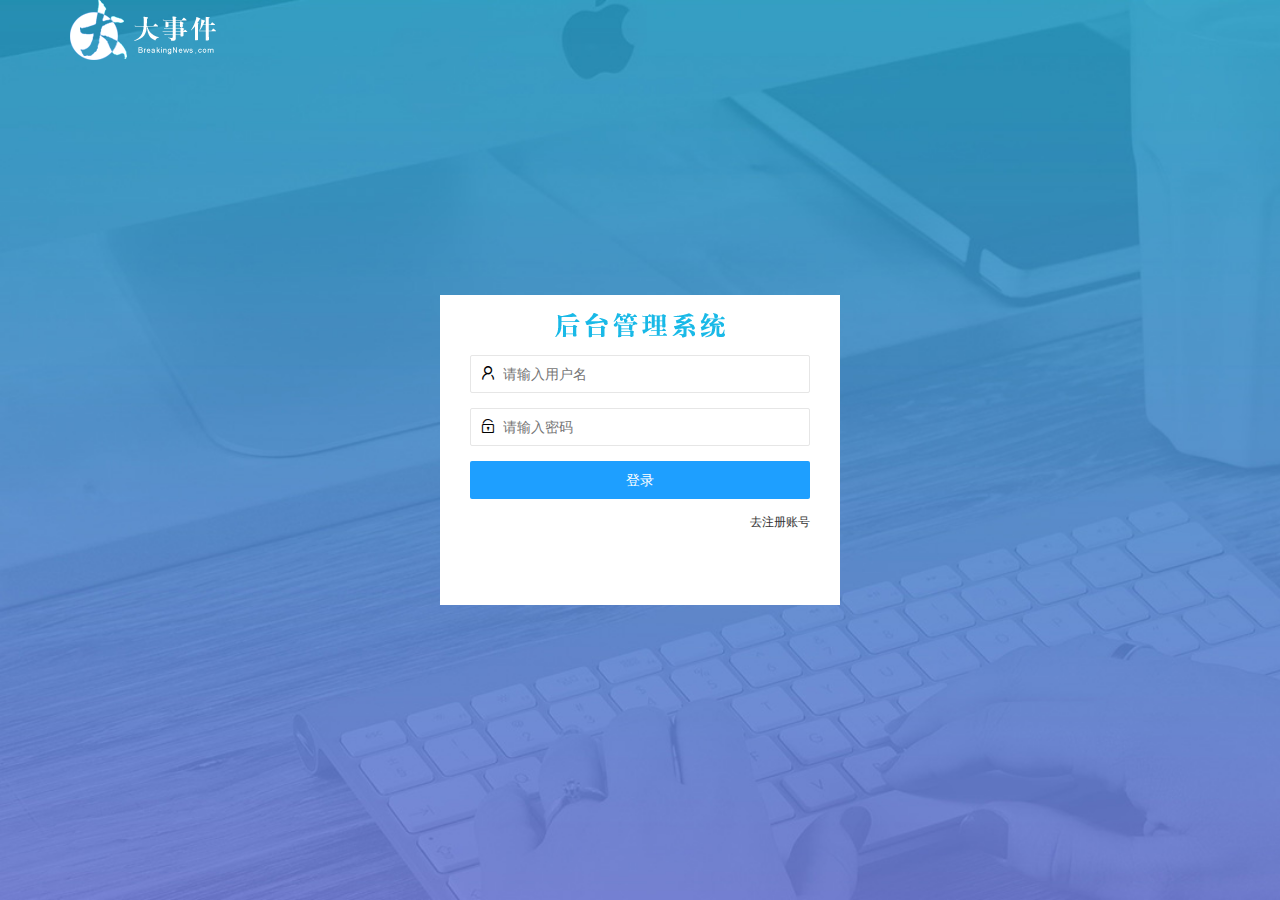
<file: login.html>
<!DOCTYPE html>
<html lang="en">

<head>
    <meta charset="UTF-8">
    <meta http-equiv="X-UA-Compatible" content="IE=edge">
    <meta name="viewport" content="width=device-width, initial-scale=1.0">
    <title>大事件登录/注册</title>
    <!-- 导入layui样式 -->
    <link rel="stylesheet" href="./assets/lib/layui/css/layui.css">
    <!-- 导入自己的样式 -->
    <link rel="stylesheet" href="./assets/css/login.css">
</head>

<body>
    <!-- 头部logo区域 -->
    <div class="layui-main">
        <img src="./assets/images/logo.png" alt="">
    </div>
    <!-- 登录注册区域 -->
    <div class="lAr">
        <div class="lArimg"></div>
        <!-- 登录 -->
        <div class="loginbox" >
            <form class="layui-form" id="logform">
                <!-- 用户名 -->
                <div class="layui-form-item">
                    <i class="layui-icon layui-icon-username"></i>
                    <input type="text" name="username" required lay-verify="required" placeholder="请输入用户名"
                        autocomplete="off" class="layui-input">
                </div>
                <!-- 密码 -->
                <div class="layui-form-item">
                    <i class="layui-icon layui-icon-password"></i>
                    <input type="password" name="password" required lay-verify="required|pwd" placeholder="请输入密码"
                        autocomplete="off" class="layui-input">
                </div>
                <div class="layui-form-item">
                    <button class="layui-btn layui-btn-fluid layui-btn-normal" lay-submit
                        lay-filter="formDemo">登录</button>
                </div>
                <div class="layui-form-item links linkreg">
                    <a href="javascript:;" id="reg">去注册账号</a>
                </div>
            </form>
        </div>
        <!-- 注册 -->
        <div class="regbox">
            <form class="layui-form" id="regform">
                <!-- 用户名 -->
                <div class="layui-form-item">
                    <i class="layui-icon layui-icon-username"></i>
                    <input type="text" name="username" required lay-verify="required" placeholder="请输入用户名"
                        autocomplete="off" class="layui-input">
                </div>
                <!-- 密码 -->
                <div class="layui-form-item">
                    <i class="layui-icon layui-icon-password"></i>
                    <input type="password" name="password" required lay-verify="required|pwd" placeholder="请输入密码"
                        autocomplete="off" class="layui-input">
                </div> 
                <!-- 再次确认密码 -->
                <div class="layui-form-item">
                    <i class="layui-icon layui-icon-password"></i>
                    <input type="password" name="repassword" required lay-verify="required|pwd|repwd" placeholder="再次确认密码"
                        autocomplete="off" class="layui-input">
                </div>
                <div class="layui-form-item">
                    <button class="layui-btn layui-btn-fluid layui-btn-normal" lay-submit
                        lay-filter="formDemo">注册</button>
                </div>
                <div class="layui-form-item links linklog">
                    <a href="javascript:;" id="log">去登录</a>
                </div>
            </form>
        </div>
    </div>
    <!-- 导入layui的js文件 -->
    <script src="./assets/lib/layui/layui.all.js"></script>
    <script src="./assets/lib/jquery.js"></script>
    <script src="./assets/js/baseAPI.js"></script>
    <script src="./assets/js/login.js"></script>
</body>

</html>
</file>
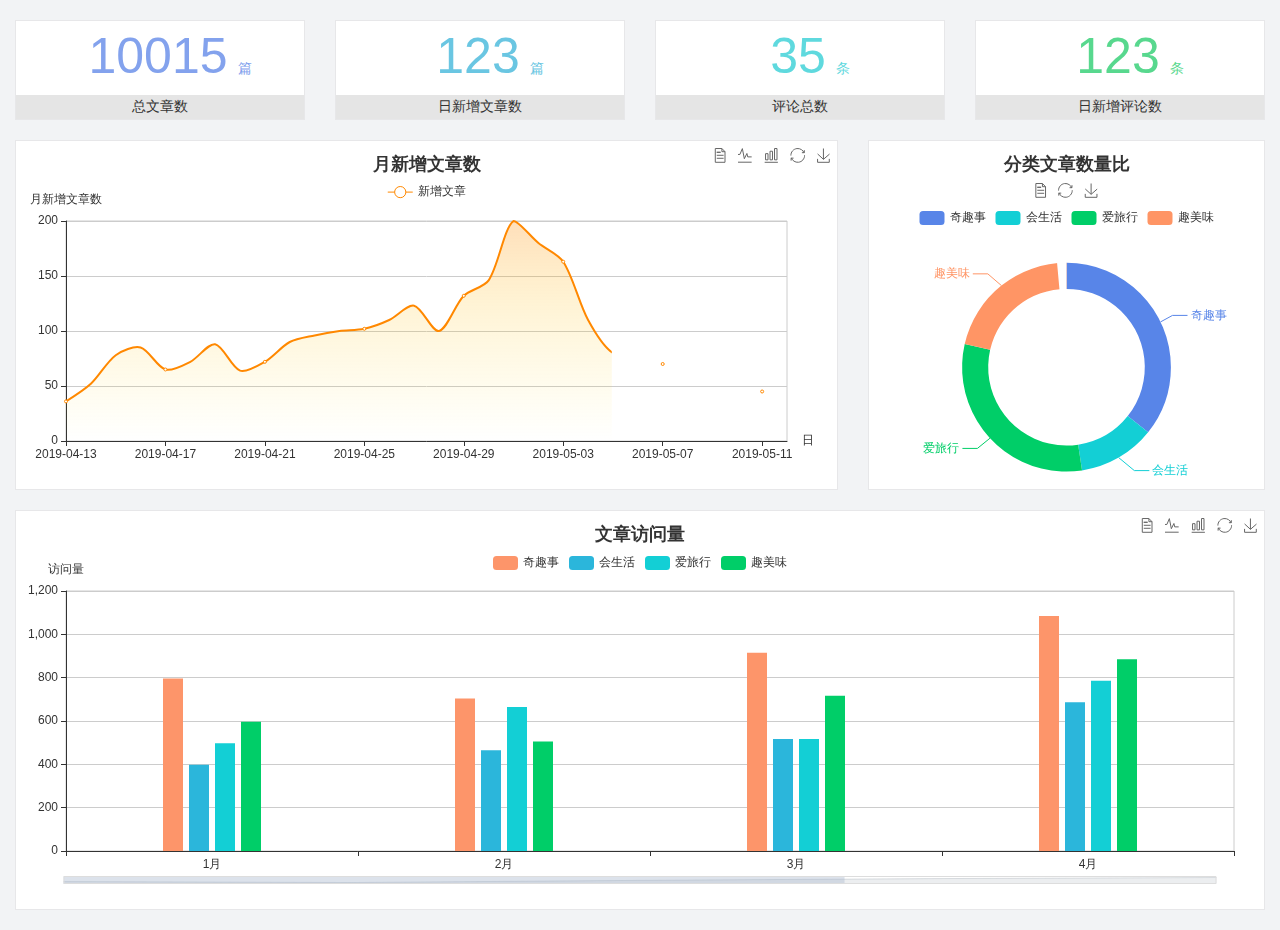
<file: home/dashboard.html>
<!DOCTYPE html>
<html lang="en">

<head>
  <meta charset="UTF-8">
  <meta name="viewport" content="width=device-width, initial-scale=1.0">
  <meta http-equiv="X-UA-Compatible" content="ie=edge">
  <title>图表统计</title>
  <link rel="stylesheet" href="../../assets/lib/bootstrap.css" />
  <link rel="stylesheet" href="../../assets/lib/main.css" />
  <script src="../../assets/lib/jquery.js"></script>
  <script type="text/javascript" src="../../assets/lib/echarts.min.js"></script>
</head>

<body>
  <div class="container-fluid">
    <div class="row spannel_list">
      <div class="col-sm-3 col-xs-6">
        <div class="spannel">
          <em>10015</em><span>篇</span>
          <b>总文章数</b>
        </div>
      </div>
      <div class="col-sm-3 col-xs-6">
        <div class="spannel scolor01">
          <em>123</em><span>篇</span>
          <b>日新增文章数</b>
        </div>
      </div>
      <div class="col-sm-3 col-xs-6">
        <div class="spannel scolor02">
          <em>35</em><span>条</span>
          <b>评论总数</b>
        </div>
      </div>
      <div class="col-sm-3 col-xs-6">
        <div class="spannel scolor03">
          <em>123</em><span>条</span>
          <b>日新增评论数</b>
        </div>
      </div>
    </div>
  </div>

  <div class="container-fluid">
    <div class="row curve-pie">
      <div class="col-lg-8 col-md-8">
        <div class="gragh_pannel" id="curve_show"></div>
      </div>
      <div class="col-lg-4 col-md-4">
        <div class="gragh_pannel" id="pie_show"></div>
      </div>
    </div>
  </div>

  <div class="container-fluid">
    <div class="column_pannel" id="column_show"></div>
  </div>

  <script>
    var oChart = echarts.init(document.getElementById('curve_show'));
    var aList_all = [
      { 'count': 36, 'date': '2019-04-13' },
      { 'count': 52, 'date': '2019-04-14' },
      { 'count': 78, 'date': '2019-04-15' },
      { 'count': 85, 'date': '2019-04-16' },
      { 'count': 65, 'date': '2019-04-17' },
      { 'count': 72, 'date': '2019-04-18' },
      { 'count': 88, 'date': '2019-04-19' },
      { 'count': 64, 'date': '2019-04-20' },
      { 'count': 72, 'date': '2019-04-21' },
      { 'count': 90, 'date': '2019-04-22' },
      { 'count': 96, 'date': '2019-04-23' },
      { 'count': 100, 'date': '2019-04-24' },
      { 'count': 102, 'date': '2019-04-25' },
      { 'count': 110, 'date': '2019-04-26' },
      { 'count': 123, 'date': '2019-04-27' },
      { 'count': 100, 'date': '2019-04-28' },
      { 'count': 132, 'date': '2019-04-29' },
      { 'count': 146, 'date': '2019-04-30' },
      { 'count': 200, 'date': '2019-05-01' },
      { 'count': 180, 'date': '2019-05-02' },
      { 'count': 163, 'date': '2019-05-03' },
      { 'count': 110, 'date': '2019-05-04' },
      { 'count': 80, 'date': '2019-05-05' },
      { 'count': 82, 'date': '2019-05-06' },
      { 'count': 70, 'date': '2019-05-07' },
      { 'count': 65, 'date': '2019-05-08' },
      { 'count': 54, 'date': '2019-05-09' },
      { 'count': 40, 'date': '2019-05-10' },
      { 'count': 45, 'date': '2019-05-11' },
      { 'count': 38, 'date': '2019-05-12' },
    ];

    let aCount = [];
    let aDate = [];

    for (var i = 0; i < aList_all.length; i++) {
      aCount.push(aList_all[i].count);
      aDate.push(aList_all[i].date);
    }

    var chartopt = {
      title: {
        text: '月新增文章数',
        left: 'center',
        top: '10'
      },
      tooltip: {
        trigger: 'axis'
      },
      legend: {
        data: ['新增文章'],
        top: '40'
      },
      toolbox: {
        show: true,
        feature: {
          mark: { show: true },
          dataView: { show: true, readOnly: false },
          magicType: { show: true, type: ['line', 'bar'] },
          restore: { show: true },
          saveAsImage: { show: true }
        }
      },
      calculable: true,
      xAxis: [
        {
          name: '日',
          type: 'category',
          boundaryGap: false,
          data: aDate
        }
      ],
      yAxis: [
        {
          name: '月新增文章数',
          type: 'value'
        }
      ],
      series: [
        {
          name: '新增文章',
          type: 'line',
          smooth: true,
          itemStyle: { normal: { areaStyle: { type: 'default' }, color: '#f80' }, lineStyle: { color: '#f80' } },
          data: aCount
        }],
      areaStyle: {
        normal: {
          color: new echarts.graphic.LinearGradient(0, 0, 0, 1, [{
            offset: 0,
            color: 'rgba(255,136,0,0.39)'
          }, {
            offset: .34,
            color: 'rgba(255,180,0,0.25)'
          }, {
            offset: 1,
            color: 'rgba(255,222,0,0.00)'
          }])

        }
      },
      grid: {
        show: true,
        x: 50,
        x2: 50,
        y: 80,
        height: 220
      }
    };

    oChart.setOption(chartopt);


    var oPie = echarts.init(document.getElementById('pie_show'));
    var oPieopt =
    {
      title: {
        top: 10,
        text: '分类文章数量比',
        x: 'center'
      },
      tooltip: {
        trigger: 'item',
        formatter: "{a} <br/>{b} : {c} ({d}%)"
      },
      color: ['#5885e8', '#13cfd5', '#00ce68', '#ff9565'],
      legend: {
        x: 'center',
        top: 65,
        data: ['奇趣事', '会生活', '爱旅行', '趣美味']
      },
      toolbox: {
        show: true,
        x: 'center',
        top: 35,
        feature: {
          mark: { show: true },
          dataView: { show: true, readOnly: false },
          magicType: {
            show: true,
            type: ['pie', 'funnel'],
            option: {
              funnel: {
                x: '25%',
                width: '50%',
                funnelAlign: 'left',
                max: 1548
              }
            }
          },
          restore: { show: true },
          saveAsImage: { show: true }
        }
      },
      calculable: true,
      series: [
        {
          name: '访问来源',
          type: 'pie',
          radius: ['45%', '60%'],
          center: ['50%', '65%'],
          data: [
            { value: 300, name: '奇趣事' },
            { value: 100, name: '会生活' },
            { value: 260, name: '爱旅行' },
            { value: 180, name: '趣美味' }
          ]
        }
      ]
    };
    oPie.setOption(oPieopt);



    var oColumn = this.echarts.init(document.getElementById('column_show'));
    var oColumnopt =
    {
      title: {
        text: '文章访问量',
        left: 'center',
        top: '10'
      },
      tooltip: {
        trigger: 'axis'
      },
      legend: {
        data: ['奇趣事', '会生活', '爱旅行', '趣美味'],
        top: '40'
      },
      toolbox: {
        show: true,
        feature: {
          mark: { show: true },
          dataView: { show: true, readOnly: false },
          magicType: { show: true, type: ['line', 'bar'] },
          restore: { show: true },
          saveAsImage: { show: true }
        }
      },
      calculable: true,
      xAxis: [
        {
          type: 'category',
          data: ['1月', '2月', '3月', '4月', '5月']
        }
      ],
      yAxis: [
        {
          name: '访问量',
          type: 'value'
        }
      ],
      series: [
        {
          name: '奇趣事',
          type: 'bar',
          barWidth: 20,
          itemStyle: {
            normal: { areaStyle: { type: 'default' }, color: '#fd956a' }
          },
          data: [800, 708, 920, 1090, 1200]
        },
        {
          name: '会生活',
          type: 'bar',
          barWidth: 20,
          itemStyle: {
            normal: { areaStyle: { type: 'default' }, color: '#2bb6db' }
          },
          data: [400, 468, 520, 690, 800]
        },
        {
          name: '爱旅行',
          type: 'bar',
          barWidth: 20,
          itemStyle: {
            normal: { areaStyle: { type: 'default' }, color: '#13cfd5' }
          },
          data: [500, 668, 520, 790, 900]
        },
        {
          name: '趣美味',
          type: 'bar',
          barWidth: 20,
          itemStyle: {
            normal: { areaStyle: { type: 'default' }, color: '#00ce68' }
          },
          data: [600, 508, 720, 890, 1000]
        }
      ],
      grid: {
        show: true,
        x: 50,
        x2: 30,
        y: 80,
        height: 260
      },
      dataZoom: [//给x轴设置滚动条
        {
          start: 0,//默认为0
          end: 100 - 1000 / 31,//默认为100
          type: 'slider',
          show: true,
          xAxisIndex: [0],
          handleSize: 0,//滑动条的 左右2个滑动条的大小
          height: 8,//组件高度
          left: 45, //左边的距离
          right: 50,//右边的距离
          bottom: 26,//右边的距离
          handleColor: '#ddd',//h滑动图标的颜色
          handleStyle: {
            borderColor: "#cacaca",
            borderWidth: "1",
            shadowBlur: 2,
            background: "#ddd",
            shadowColor: "#ddd",
          }
        }]
    };
    oColumn.setOption(oColumnopt);
  </script>
</body>

</html>
</file>
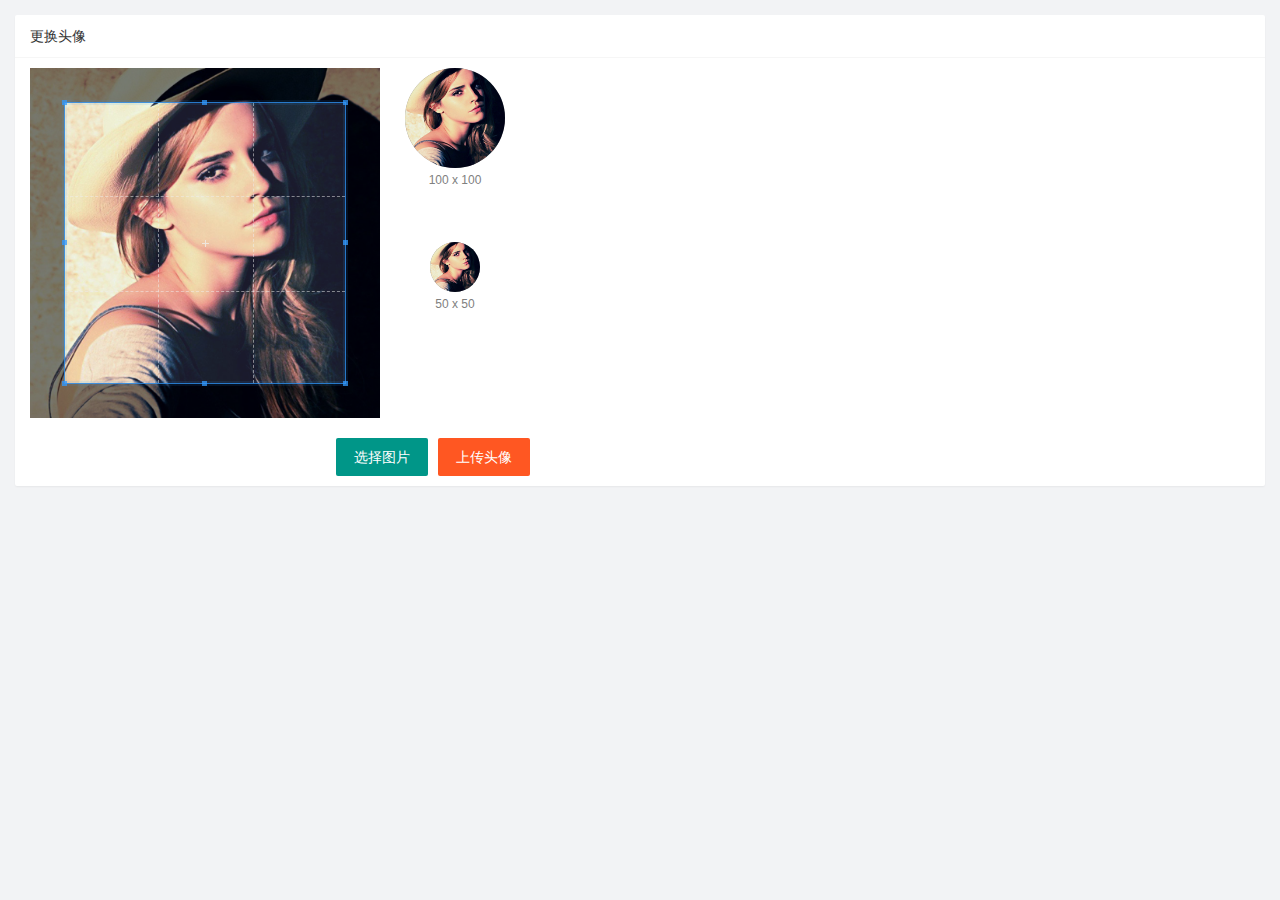
<file: user/user_img.html>
<!DOCTYPE html>
<html lang="en">

<head>
    <meta charset="UTF-8">
    <meta http-equiv="X-UA-Compatible" content="IE=edge">
    <meta name="viewport" content="width=device-width, initial-scale=1.0">
    <title>Document</title>
    <link rel="stylesheet" href="/assets/lib/layui/css/layui.css" />
    <link rel="stylesheet" href="/assets/lib/cropper/cropper.css" />
    <link rel="stylesheet" href="/assets/css/user/user_img.css" />

</head>

<body>
    <div class="layui-card">
        <div class="layui-card-header">更换头像</div>
        <div class="layui-card-body">
            <!-- 第一行的图片裁剪和预览区域 -->
            <div class="row1">
                <!-- 图片裁剪区域 -->
                <div class="cropper-box">
                    <!-- 这个 img 标签很重要，将来会把它初始化为裁剪区域 -->
                    <img id="image" src="/assets/images/sample.jpg" />
                </div>
                <!-- 图片的预览区域 -->
                <div class="preview-box">
                    <div>
                        <!-- 宽高为 100px 的预览区域 -->
                        <div class="img-preview w100"></div>
                        <p class="size">100 x 100</p>
                    </div>
                    <div>
                        <!-- 宽高为 50px 的预览区域 -->
                        <div class="img-preview w50"></div>
                        <p class="size">50 x 50</p>
                    </div>
                </div>
            </div>

            <!-- 第二行的按钮区域 -->
            <div class="row2">
                <input type="file" id='file' accept="image/png,image/jpeg">
                <button type="button" class="layui-btn" id="btnimg">选择图片</button>
                <button type="button" class="layui-btn layui-btn-danger" id='upload'>上传头像</button>
            </div> 
        </div>
    </div>

    <script src="/assets/lib/layui/layui.all.js"></script>
    <script src="/assets/lib/jquery.js"></script>
    <script src="/assets/lib/cropper/Cropper.js"></script>
    <script src="/assets/lib/cropper/jquery-cropper.js"></script>
    <script src="/assets/js/baseAPI.js"></script>
    <script src="/assets/js/user/user_img.js"></script>
</body>

</html>
</file>
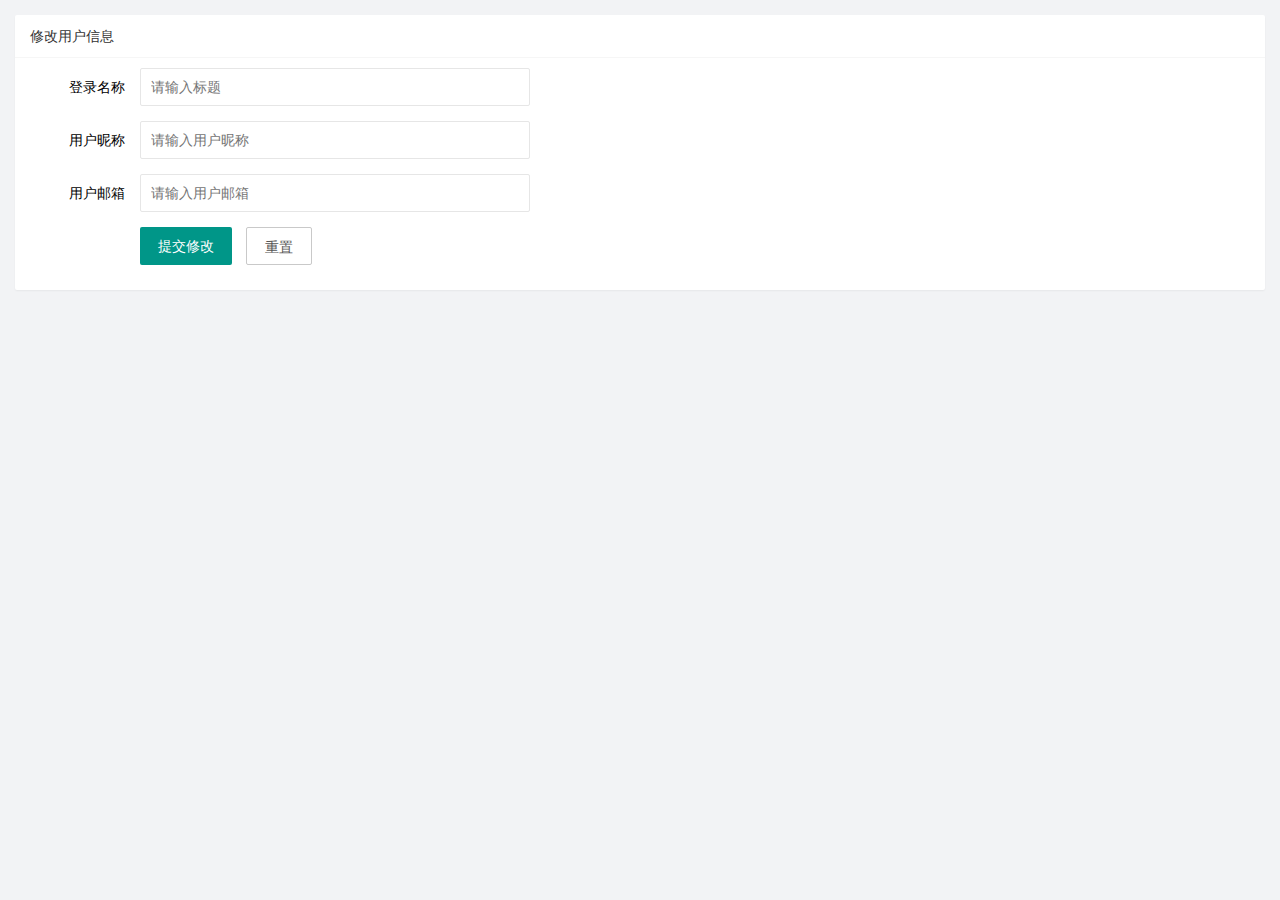
<file: user/user_info.html>
<!DOCTYPE html>
<html lang="en">
<head>
    <meta charset="UTF-8">
    <meta http-equiv="X-UA-Compatible" content="IE=edge">
    <meta name="viewport" content="width=device-width, initial-scale=1.0">
    <title>用户基本资料</title>
    <!-- 导入layui样式表 -->
    <!-- 先导入官方样式表，自己的样式表可能会覆盖官方样式表 -->
    <link rel="stylesheet" href="/assets/lib/layui/css/layui.css"/>
    <!-- 导入自己的样式表 -->
    <link rel="stylesheet" href="/assets/css/user/user_info.css"/>
</head>
<body>
    <!-- 卡片区域 -->
    <div class="layui-card">
        <div class="layui-card-header">修改用户信息</div>
        <div class="layui-card-body">
          <!-- form表单区域 -->
          <form class="layui-form" lay-filter="formUserInfo">
              <!-- 隐藏域 -->
              <input type="hidden" name="id"/>
            <div class="layui-form-item">
              <label class="layui-form-label">登录名称</label>
              <div class="layui-input-block">
                <input type="text" name="username" required  lay-verify="required" placeholder="请输入标题" autocomplete="off" class="layui-input" id='name' disabled>
              </div>
            </div>
            <div class="layui-form-item">
                <label class="layui-form-label">用户昵称</label>
                <div class="layui-input-block">
                  <input type="text" name="nickname" required  lay-verify="required | nickname" placeholder="请输入用户昵称" autocomplete="off" class="layui-input">
                </div>
              </div>
              <div class="layui-form-item">
                <label class="layui-form-label">用户邮箱</label>
                <div class="layui-input-block">
                  <input type="text" name="email" required  lay-verify="required | email" placeholder="请输入用户邮箱" autocomplete="off" class="layui-input">
                </div>
              </div>
              <div class="layui-form-item">
                <div class="layui-input-block">
                  <button class="layui-btn" lay-submit lay-filter="formDemo" id='sub'>提交修改</button>
                  <button type="reset" class="layui-btn layui-btn-primary" id='reset'>重置</button>
                </div>
              </div>
          </form>
        </div>
      </div>
      <script src="/assets/lib/layui/layui.all.js"></script>
      <script src="/assets/lib/jquery.js"></script>
      <script src="/assets/js/baseAPI.js"></script>
      <script src="/assets/js/user/user_info.js"></script>
</body>
</html>
</file>
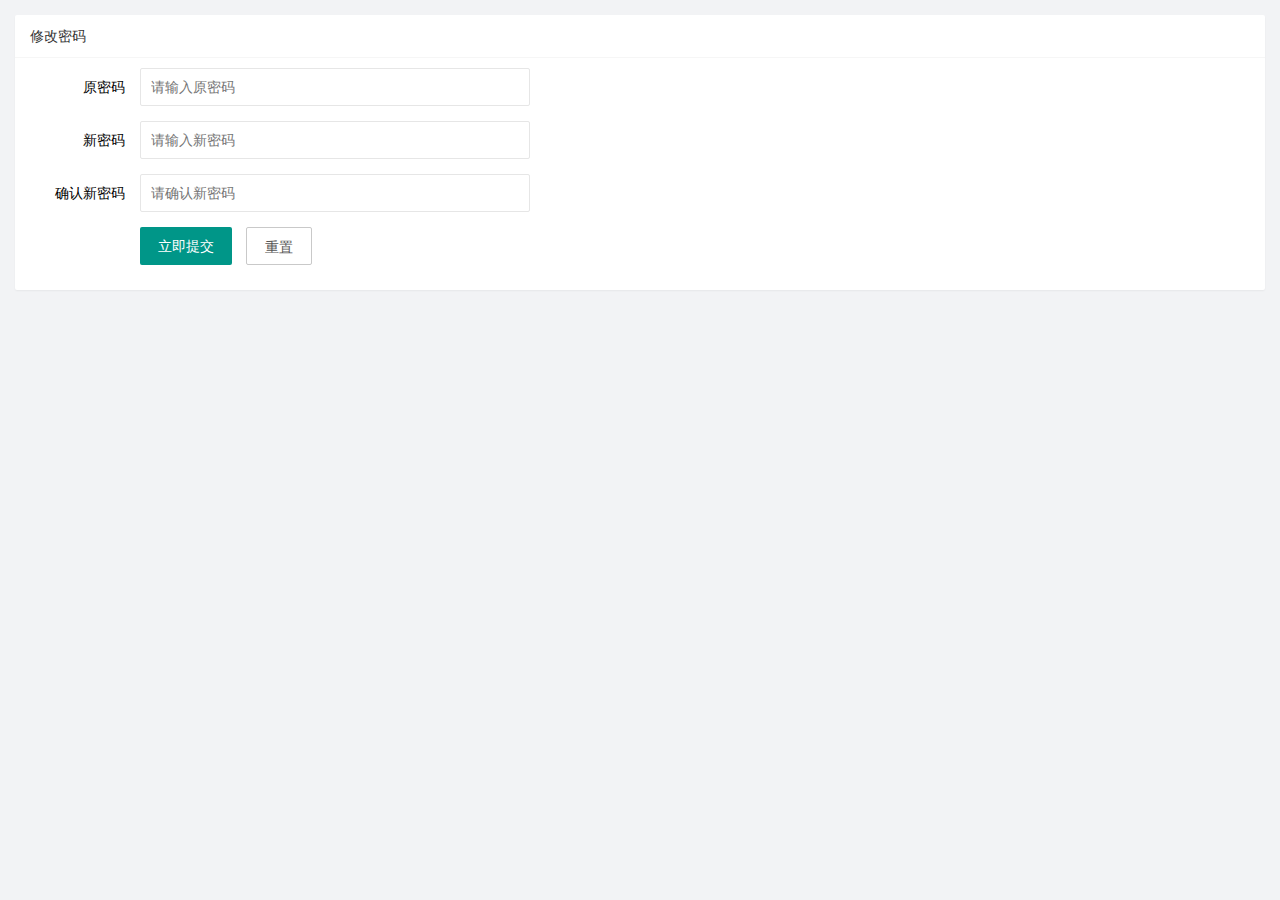
<file: user/user_resetpwd.html>
<!DOCTYPE html>
<html lang="en">

<head>
  <meta charset="UTF-8">
  <meta http-equiv="X-UA-Compatible" content="IE=edge">
  <meta name="viewport" content="width=device-width, initial-scale=1.0">
  <title>Document</title>
  <link rel="stylesheet" href="/assets/lib/layui/css/layui.css" />
  <link rel="stylesheet" href="/assets/css/user/user_resetpwd.css" />
</head>

<body>
  <div class="layui-card">
    <div class="layui-card-header">修改密码</div>
    <div class="layui-card-body">
      <form class="layui-form" action="">
        <div class="layui-form-item">
          <label class="layui-form-label">原密码</label>
          <div class="layui-input-block">
            <input type="password" name="oldpwd" required lay-verify="required|pwd" placeholder="请输入原密码" autocomplete="off"
              class="layui-input">
          </div>
        </div>
        <div class="layui-form-item">
          <label class="layui-form-label">新密码</label>
          <div class="layui-input-block">
            <input type="password" name="newpwd" required lay-verify="required|pwd|dif" placeholder="请输入新密码" autocomplete="off"
              class="layui-input">
          </div>
        </div>
        <div class="layui-form-item">
          <label class="layui-form-label">确认新密码</label>
          <div class="layui-input-block">
            <input type="password" name="verpwd" required lay-verify="required|repwd" placeholder="请确认新密码" autocomplete="off"
              class="layui-input">
          </div>
        </div>
        <div class="layui-form-item">
          <div class="layui-input-block">
            <button class="layui-btn" lay-submit lay-filter="formDemo">立即提交</button>
            <button type="reset" class="layui-btn layui-btn-primary">重置</button>
          </div>
        </div>
      </form>
    </div>
  </div>
  <script src="/assets/lib/layui/layui.all.js"></script>
  <script src="/assets/lib/jquery.js"></script>
  <script src="/assets/js/baseAPI.js"></script>
  <script src="/assets/js/user/user_resetpwd.js"></script>
</body>

</html>
</file>
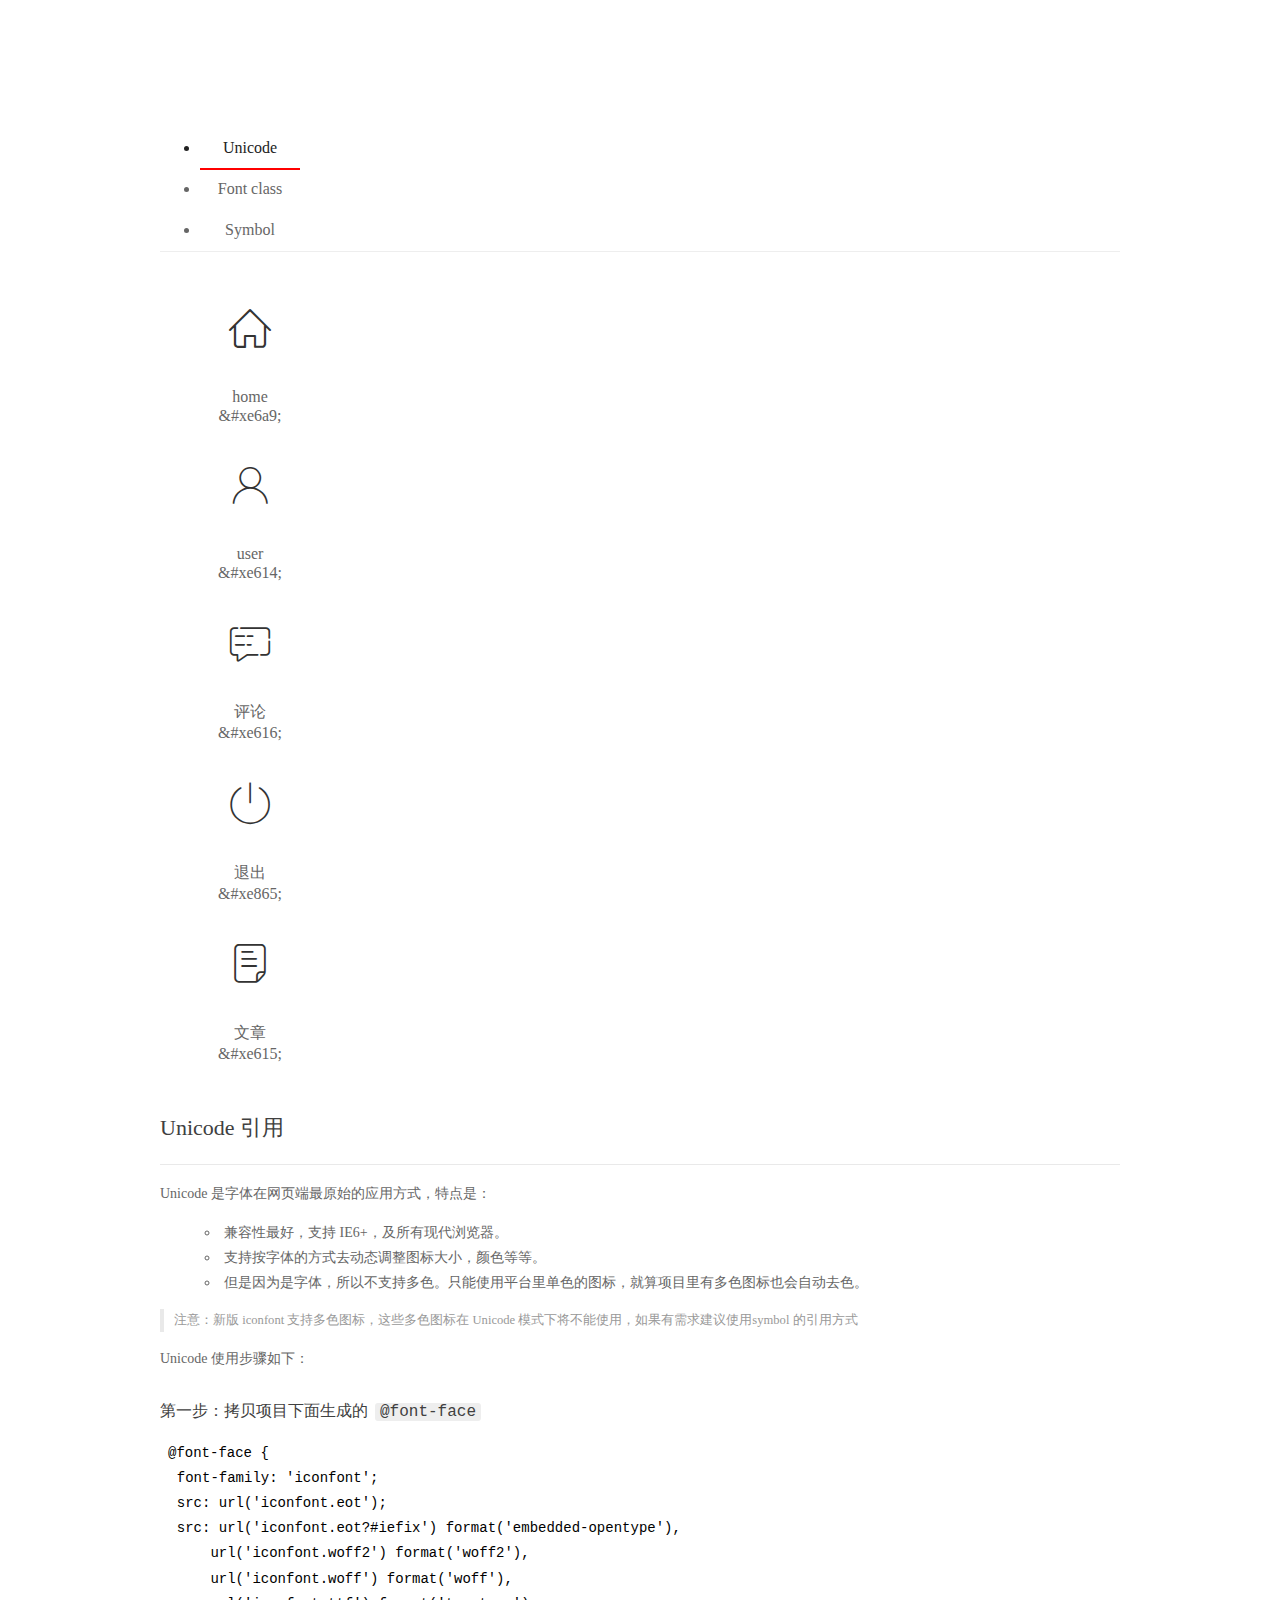
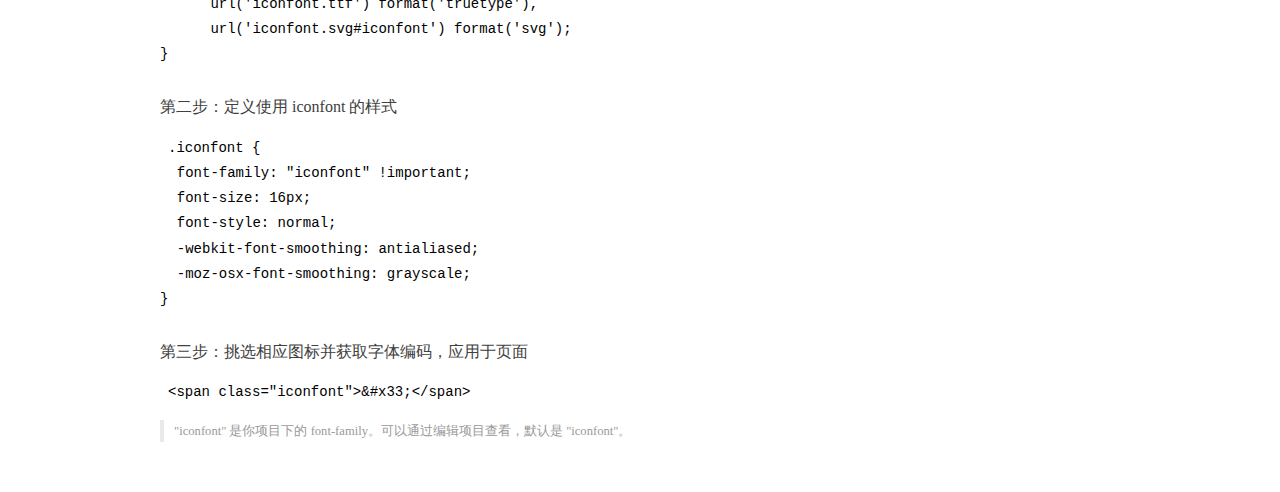
<file: assets/fonts/demo_index.html>
<!DOCTYPE html>
<html>
<head>
  <meta charset="utf-8"/>
  <title>IconFont Demo</title>
  <link rel="shortcut icon" href="https://gtms04.alicdn.com/tps/i4/TB1_oz6GVXXXXaFXpXXJDFnIXXX-64-64.ico" type="image/x-icon"/>
  <link rel="stylesheet" href="https://g.alicdn.com/thx/cube/1.3.2/cube.min.css">
  <link rel="stylesheet" href="demo.css">
  <link rel="stylesheet" href="iconfont.css">
  <script src="iconfont.js"></script>
  <!-- jQuery -->
  <script src="https://a1.alicdn.com/oss/uploads/2018/12/26/7bfddb60-08e8-11e9-9b04-53e73bb6408b.js"></script>
  <!-- 代码高亮 -->
  <script src="https://a1.alicdn.com/oss/uploads/2018/12/26/a3f714d0-08e6-11e9-8a15-ebf944d7534c.js"></script>
</head>
<body>
  <div class="main">
    <h1 class="logo"><a href="https://www.iconfont.cn/" title="iconfont 首页" target="_blank">&#xe86b;</a></h1>
    <div class="nav-tabs">
      <ul id="tabs" class="dib-box">
        <li class="dib active"><span>Unicode</span></li>
        <li class="dib"><span>Font class</span></li>
        <li class="dib"><span>Symbol</span></li>
      </ul>
      
    </div>
    <div class="tab-container">
      <div class="content unicode" style="display: block;">
          <ul class="icon_lists dib-box">
          
            <li class="dib">
              <span class="icon iconfont">&#xe6a9;</span>
                <div class="name">home</div>
                <div class="code-name">&amp;#xe6a9;</div>
              </li>
          
            <li class="dib">
              <span class="icon iconfont">&#xe614;</span>
                <div class="name">user</div>
                <div class="code-name">&amp;#xe614;</div>
              </li>
          
            <li class="dib">
              <span class="icon iconfont">&#xe616;</span>
                <div class="name">评论</div>
                <div class="code-name">&amp;#xe616;</div>
              </li>
          
            <li class="dib">
              <span class="icon iconfont">&#xe865;</span>
                <div class="name">退出</div>
                <div class="code-name">&amp;#xe865;</div>
              </li>
          
            <li class="dib">
              <span class="icon iconfont">&#xe615;</span>
                <div class="name">文章</div>
                <div class="code-name">&amp;#xe615;</div>
              </li>
          
          </ul>
          <div class="article markdown">
          <h2 id="unicode-">Unicode 引用</h2>
          <hr>

          <p>Unicode 是字体在网页端最原始的应用方式，特点是：</p>
          <ul>
            <li>兼容性最好，支持 IE6+，及所有现代浏览器。</li>
            <li>支持按字体的方式去动态调整图标大小，颜色等等。</li>
            <li>但是因为是字体，所以不支持多色。只能使用平台里单色的图标，就算项目里有多色图标也会自动去色。</li>
          </ul>
          <blockquote>
            <p>注意：新版 iconfont 支持多色图标，这些多色图标在 Unicode 模式下将不能使用，如果有需求建议使用symbol 的引用方式</p>
          </blockquote>
          <p>Unicode 使用步骤如下：</p>
          <h3 id="-font-face">第一步：拷贝项目下面生成的 <code>@font-face</code></h3>
<pre><code class="language-css"
>@font-face {
  font-family: 'iconfont';
  src: url('iconfont.eot');
  src: url('iconfont.eot?#iefix') format('embedded-opentype'),
      url('iconfont.woff2') format('woff2'),
      url('iconfont.woff') format('woff'),
      url('iconfont.ttf') format('truetype'),
      url('iconfont.svg#iconfont') format('svg');
}
</code></pre>
          <h3 id="-iconfont-">第二步：定义使用 iconfont 的样式</h3>
<pre><code class="language-css"
>.iconfont {
  font-family: "iconfont" !important;
  font-size: 16px;
  font-style: normal;
  -webkit-font-smoothing: antialiased;
  -moz-osx-font-smoothing: grayscale;
}
</code></pre>
          <h3 id="-">第三步：挑选相应图标并获取字体编码，应用于页面</h3>
<pre>
<code class="language-html"
>&lt;span class="iconfont"&gt;&amp;#x33;&lt;/span&gt;
</code></pre>
          <blockquote>
            <p>"iconfont" 是你项目下的 font-family。可以通过编辑项目查看，默认是 "iconfont"。</p>
          </blockquote>
          </div>
      </div>
      <div class="content font-class">
        <ul class="icon_lists dib-box">
          
          <li class="dib">
            <span class="icon iconfont icon-home"></span>
            <div class="name">
              home
            </div>
            <div class="code-name">.icon-home
            </div>
          </li>
          
          <li class="dib">
            <span class="icon iconfont icon-user"></span>
            <div class="name">
              user
            </div>
            <div class="code-name">.icon-user
            </div>
          </li>
          
          <li class="dib">
            <span class="icon iconfont icon-pinglun"></span>
            <div class="name">
              评论
            </div>
            <div class="code-name">.icon-pinglun
            </div>
          </li>
          
          <li class="dib">
            <span class="icon iconfont icon-tuichu"></span>
            <div class="name">
              退出
            </div>
            <div class="code-name">.icon-tuichu
            </div>
          </li>
          
          <li class="dib">
            <span class="icon iconfont icon-16"></span>
            <div class="name">
              文章
            </div>
            <div class="code-name">.icon-16
            </div>
          </li>
          
        </ul>
        <div class="article markdown">
        <h2 id="font-class-">font-class 引用</h2>
        <hr>

        <p>font-class 是 Unicode 使用方式的一种变种，主要是解决 Unicode 书写不直观，语意不明确的问题。</p>
        <p>与 Unicode 使用方式相比，具有如下特点：</p>
        <ul>
          <li>兼容性良好，支持 IE8+，及所有现代浏览器。</li>
          <li>相比于 Unicode 语意明确，书写更直观。可以很容易分辨这个 icon 是什么。</li>
          <li>因为使用 class 来定义图标，所以当要替换图标时，只需要修改 class 里面的 Unicode 引用。</li>
          <li>不过因为本质上还是使用的字体，所以多色图标还是不支持的。</li>
        </ul>
        <p>使用步骤如下：</p>
        <h3 id="-fontclass-">第一步：引入项目下面生成的 fontclass 代码：</h3>
<pre><code class="language-html">&lt;link rel="stylesheet" href="./iconfont.css"&gt;
</code></pre>
        <h3 id="-">第二步：挑选相应图标并获取类名，应用于页面：</h3>
<pre><code class="language-html">&lt;span class="iconfont icon-xxx"&gt;&lt;/span&gt;
</code></pre>
        <blockquote>
          <p>"
            iconfont" 是你项目下的 font-family。可以通过编辑项目查看，默认是 "iconfont"。</p>
        </blockquote>
      </div>
      </div>
      <div class="content symbol">
          <ul class="icon_lists dib-box">
          
            <li class="dib">
                <svg class="icon svg-icon" aria-hidden="true">
                  <use xlink:href="#icon-home"></use>
                </svg>
                <div class="name">home</div>
                <div class="code-name">#icon-home</div>
            </li>
          
            <li class="dib">
                <svg class="icon svg-icon" aria-hidden="true">
                  <use xlink:href="#icon-user"></use>
                </svg>
                <div class="name">user</div>
                <div class="code-name">#icon-user</div>
            </li>
          
            <li class="dib">
                <svg class="icon svg-icon" aria-hidden="true">
                  <use xlink:href="#icon-pinglun"></use>
                </svg>
                <div class="name">评论</div>
                <div class="code-name">#icon-pinglun</div>
            </li>
          
            <li class="dib">
                <svg class="icon svg-icon" aria-hidden="true">
                  <use xlink:href="#icon-tuichu"></use>
                </svg>
                <div class="name">退出</div>
                <div class="code-name">#icon-tuichu</div>
            </li>
          
            <li class="dib">
                <svg class="icon svg-icon" aria-hidden="true">
                  <use xlink:href="#icon-16"></use>
                </svg>
                <div class="name">文章</div>
                <div class="code-name">#icon-16</div>
            </li>
          
          </ul>
          <div class="article markdown">
          <h2 id="symbol-">Symbol 引用</h2>
          <hr>

          <p>这是一种全新的使用方式，应该说这才是未来的主流，也是平台目前推荐的用法。相关介绍可以参考这篇<a href="">文章</a>
            这种用法其实是做了一个 SVG 的集合，与另外两种相比具有如下特点：</p>
          <ul>
            <li>支持多色图标了，不再受单色限制。</li>
            <li>通过一些技巧，支持像字体那样，通过 <code>font-size</code>, <code>color</code> 来调整样式。</li>
            <li>兼容性较差，支持 IE9+，及现代浏览器。</li>
            <li>浏览器渲染 SVG 的性能一般，还不如 png。</li>
          </ul>
          <p>使用步骤如下：</p>
          <h3 id="-symbol-">第一步：引入项目下面生成的 symbol 代码：</h3>
<pre><code class="language-html">&lt;script src="./iconfont.js"&gt;&lt;/script&gt;
</code></pre>
          <h3 id="-css-">第二步：加入通用 CSS 代码（引入一次就行）：</h3>
<pre><code class="language-html">&lt;style&gt;
.icon {
  width: 1em;
  height: 1em;
  vertical-align: -0.15em;
  fill: currentColor;
  overflow: hidden;
}
&lt;/style&gt;
</code></pre>
          <h3 id="-">第三步：挑选相应图标并获取类名，应用于页面：</h3>
<pre><code class="language-html">&lt;svg class="icon" aria-hidden="true"&gt;
  &lt;use xlink:href="#icon-xxx"&gt;&lt;/use&gt;
&lt;/svg&gt;
</code></pre>
          </div>
      </div>

    </div>
  </div>
  <script>
  $(document).ready(function () {
      $('.tab-container .content:first').show()

      $('#tabs li').click(function (e) {
        var tabContent = $('.tab-container .content')
        var index = $(this).index()

        if ($(this).hasClass('active')) {
          return
        } else {
          $('#tabs li').removeClass('active')
          $(this).addClass('active')

          tabContent.hide().eq(index).fadeIn()
        }
      })
    })
  </script>
</body>
</html>
</file>
<file: assets/lib/layui/css/layui.css>
/** layui-v2.5.5 MIT License By https://www.layui.com */
 .layui-inline,img{display:inline-block;vertical-align:middle}h1,h2,h3,h4,h5,h6{font-weight:400}.layui-edge,.layui-header,.layui-inline,.layui-main{position:relative}.layui-body,.layui-edge,.layui-elip{overflow:hidden}.layui-btn,.layui-edge,.layui-inline,img{vertical-align:middle}.layui-btn,.layui-disabled,.layui-icon,.layui-unselect{-moz-user-select:none;-webkit-user-select:none;-ms-user-select:none}.layui-elip,.layui-form-checkbox span,.layui-form-pane .layui-form-label{text-overflow:ellipsis;white-space:nowrap}.layui-breadcrumb,.layui-tree-btnGroup{visibility:hidden}blockquote,body,button,dd,div,dl,dt,form,h1,h2,h3,h4,h5,h6,input,li,ol,p,pre,td,textarea,th,ul{margin:0;padding:0;-webkit-tap-highlight-color:rgba(0,0,0,0)}a:active,a:hover{outline:0}img{border:none}li{list-style:none}table{border-collapse:collapse;border-spacing:0}h4,h5,h6{font-size:100%}button,input,optgroup,option,select,textarea{font-family:inherit;font-size:inherit;font-style:inherit;font-weight:inherit;outline:0}pre{white-space:pre-wrap;white-space:-moz-pre-wrap;white-space:-pre-wrap;white-space:-o-pre-wrap;word-wrap:break-word}body{line-height:24px;font:14px Helvetica Neue,Helvetica,PingFang SC,Tahoma,Arial,sans-serif}hr{height:1px;margin:10px 0;border:0;clear:both}a{color:#333;text-decoration:none}a:hover{color:#777}a cite{font-style:normal;*cursor:pointer}.layui-border-box,.layui-border-box *{box-sizing:border-box}.layui-box,.layui-box *{box-sizing:content-box}.layui-clear{clear:both;*zoom:1}.layui-clear:after{content:'\20';clear:both;*zoom:1;display:block;height:0}.layui-inline{*display:inline;*zoom:1}.layui-edge{display:inline-block;width:0;height:0;border-width:6px;border-style:dashed;border-color:transparent}.layui-edge-top{top:-4px;border-bottom-color:#999;border-bottom-style:solid}.layui-edge-right{border-left-color:#999;border-left-style:solid}.layui-edge-bottom{top:2px;border-top-color:#999;border-top-style:solid}.layui-edge-left{border-right-color:#999;border-right-style:solid}.layui-disabled,.layui-disabled:hover{color:#d2d2d2!important;cursor:not-allowed!important}.layui-circle{border-radius:100%}.layui-show{display:block!important}.layui-hide{display:none!important}@font-face{font-family:layui-icon;src:url(../font/iconfont.eot?v=250);src:url(../font/iconfont.eot?v=250#iefix) format('embedded-opentype'),url(../font/iconfont.woff2?v=250) format('woff2'),url(../font/iconfont.woff?v=250) format('woff'),url(../font/iconfont.ttf?v=250) format('truetype'),url(../font/iconfont.svg?v=250#layui-icon) format('svg')}.layui-icon{font-family:layui-icon!important;font-size:16px;font-style:normal;-webkit-font-smoothing:antialiased;-moz-osx-font-smoothing:grayscale}.layui-icon-reply-fill:before{content:"\e611"}.layui-icon-set-fill:before{content:"\e614"}.layui-icon-menu-fill:before{content:"\e60f"}.layui-icon-search:before{content:"\e615"}.layui-icon-share:before{content:"\e641"}.layui-icon-set-sm:before{content:"\e620"}.layui-icon-engine:before{content:"\e628"}.layui-icon-close:before{content:"\1006"}.layui-icon-close-fill:before{content:"\1007"}.layui-icon-chart-screen:before{content:"\e629"}.layui-icon-star:before{content:"\e600"}.layui-icon-circle-dot:before{content:"\e617"}.layui-icon-chat:before{content:"\e606"}.layui-icon-release:before{content:"\e609"}.layui-icon-list:before{content:"\e60a"}.layui-icon-chart:before{content:"\e62c"}.layui-icon-ok-circle:before{content:"\1005"}.layui-icon-layim-theme:before{content:"\e61b"}.layui-icon-table:before{content:"\e62d"}.layui-icon-right:before{content:"\e602"}.layui-icon-left:before{content:"\e603"}.layui-icon-cart-simple:before{content:"\e698"}.layui-icon-face-cry:before{content:"\e69c"}.layui-icon-face-smile:before{content:"\e6af"}.layui-icon-survey:before{content:"\e6b2"}.layui-icon-tree:before{content:"\e62e"}.layui-icon-upload-circle:before{content:"\e62f"}.layui-icon-add-circle:before{content:"\e61f"}.layui-icon-download-circle:before{content:"\e601"}.layui-icon-templeate-1:before{content:"\e630"}.layui-icon-util:before{content:"\e631"}.layui-icon-face-surprised:before{content:"\e664"}.layui-icon-edit:before{content:"\e642"}.layui-icon-speaker:before{content:"\e645"}.layui-icon-down:before{content:"\e61a"}.layui-icon-file:before{content:"\e621"}.layui-icon-layouts:before{content:"\e632"}.layui-icon-rate-half:before{content:"\e6c9"}.layui-icon-add-circle-fine:before{content:"\e608"}.layui-icon-prev-circle:before{content:"\e633"}.layui-icon-read:before{content:"\e705"}.layui-icon-404:before{content:"\e61c"}.layui-icon-carousel:before{content:"\e634"}.layui-icon-help:before{content:"\e607"}.layui-icon-code-circle:before{content:"\e635"}.layui-icon-water:before{content:"\e636"}.layui-icon-username:before{content:"\e66f"}.layui-icon-find-fill:before{content:"\e670"}.layui-icon-about:before{content:"\e60b"}.layui-icon-location:before{content:"\e715"}.layui-icon-up:before{content:"\e619"}.layui-icon-pause:before{content:"\e651"}.layui-icon-date:before{content:"\e637"}.layui-icon-layim-uploadfile:before{content:"\e61d"}.layui-icon-delete:before{content:"\e640"}.layui-icon-play:before{content:"\e652"}.layui-icon-top:before{content:"\e604"}.layui-icon-friends:before{content:"\e612"}.layui-icon-refresh-3:before{content:"\e9aa"}.layui-icon-ok:before{content:"\e605"}.layui-icon-layer:before{content:"\e638"}.layui-icon-face-smile-fine:before{content:"\e60c"}.layui-icon-dollar:before{content:"\e659"}.layui-icon-group:before{content:"\e613"}.layui-icon-layim-download:before{content:"\e61e"}.layui-icon-picture-fine:before{content:"\e60d"}.layui-icon-link:before{content:"\e64c"}.layui-icon-diamond:before{content:"\e735"}.layui-icon-log:before{content:"\e60e"}.layui-icon-rate-solid:before{content:"\e67a"}.layui-icon-fonts-del:before{content:"\e64f"}.layui-icon-unlink:before{content:"\e64d"}.layui-icon-fonts-clear:before{content:"\e639"}.layui-icon-triangle-r:before{content:"\e623"}.layui-icon-circle:before{content:"\e63f"}.layui-icon-radio:before{content:"\e643"}.layui-icon-align-center:before{content:"\e647"}.layui-icon-align-right:before{content:"\e648"}.layui-icon-align-left:before{content:"\e649"}.layui-icon-loading-1:before{content:"\e63e"}.layui-icon-return:before{content:"\e65c"}.layui-icon-fonts-strong:before{content:"\e62b"}.layui-icon-upload:before{content:"\e67c"}.layui-icon-dialogue:before{content:"\e63a"}.layui-icon-video:before{content:"\e6ed"}.layui-icon-headset:before{content:"\e6fc"}.layui-icon-cellphone-fine:before{content:"\e63b"}.layui-icon-add-1:before{content:"\e654"}.layui-icon-face-smile-b:before{content:"\e650"}.layui-icon-fonts-html:before{content:"\e64b"}.layui-icon-form:before{content:"\e63c"}.layui-icon-cart:before{content:"\e657"}.layui-icon-camera-fill:before{content:"\e65d"}.layui-icon-tabs:before{content:"\e62a"}.layui-icon-fonts-code:before{content:"\e64e"}.layui-icon-fire:before{content:"\e756"}.layui-icon-set:before{content:"\e716"}.layui-icon-fonts-u:before{content:"\e646"}.layui-icon-triangle-d:before{content:"\e625"}.layui-icon-tips:before{content:"\e702"}.layui-icon-picture:before{content:"\e64a"}.layui-icon-more-vertical:before{content:"\e671"}.layui-icon-flag:before{content:"\e66c"}.layui-icon-loading:before{content:"\e63d"}.layui-icon-fonts-i:before{content:"\e644"}.layui-icon-refresh-1:before{content:"\e666"}.layui-icon-rmb:before{content:"\e65e"}.layui-icon-home:before{content:"\e68e"}.layui-icon-user:before{content:"\e770"}.layui-icon-notice:before{content:"\e667"}.layui-icon-login-weibo:before{content:"\e675"}.layui-icon-voice:before{content:"\e688"}.layui-icon-upload-drag:before{content:"\e681"}.layui-icon-login-qq:before{content:"\e676"}.layui-icon-snowflake:before{content:"\e6b1"}.layui-icon-file-b:before{content:"\e655"}.layui-icon-template:before{content:"\e663"}.layui-icon-auz:before{content:"\e672"}.layui-icon-console:before{content:"\e665"}.layui-icon-app:before{content:"\e653"}.layui-icon-prev:before{content:"\e65a"}.layui-icon-website:before{content:"\e7ae"}.layui-icon-next:before{content:"\e65b"}.layui-icon-component:before{content:"\e857"}.layui-icon-more:before{content:"\e65f"}.layui-icon-login-wechat:before{content:"\e677"}.layui-icon-shrink-right:before{content:"\e668"}.layui-icon-spread-left:before{content:"\e66b"}.layui-icon-camera:before{content:"\e660"}.layui-icon-note:before{content:"\e66e"}.layui-icon-refresh:before{content:"\e669"}.layui-icon-female:before{content:"\e661"}.layui-icon-male:before{content:"\e662"}.layui-icon-password:before{content:"\e673"}.layui-icon-senior:before{content:"\e674"}.layui-icon-theme:before{content:"\e66a"}.layui-icon-tread:before{content:"\e6c5"}.layui-icon-praise:before{content:"\e6c6"}.layui-icon-star-fill:before{content:"\e658"}.layui-icon-rate:before{content:"\e67b"}.layui-icon-template-1:before{content:"\e656"}.layui-icon-vercode:before{content:"\e679"}.layui-icon-cellphone:before{content:"\e678"}.layui-icon-screen-full:before{content:"\e622"}.layui-icon-screen-restore:before{content:"\e758"}.layui-icon-cols:before{content:"\e610"}.layui-icon-export:before{content:"\e67d"}.layui-icon-print:before{content:"\e66d"}.layui-icon-slider:before{content:"\e714"}.layui-icon-addition:before{content:"\e624"}.layui-icon-subtraction:before{content:"\e67e"}.layui-icon-service:before{content:"\e626"}.layui-icon-transfer:before{content:"\e691"}.layui-main{width:1140px;margin:0 auto}.layui-header{z-index:1000;height:60px}.layui-header a:hover{transition:all .5s;-webkit-transition:all .5s}.layui-side{position:fixed;left:0;top:0;bottom:0;z-index:999;width:200px;overflow-x:hidden}.layui-side-scroll{position:relative;width:220px;height:100%;overflow-x:hidden}.layui-body{position:absolute;left:200px;right:0;top:0;bottom:0;z-index:998;width:auto;overflow-y:auto;box-sizing:border-box}.layui-layout-body{overflow:hidden}.layui-layout-admin .layui-header{background-color:#23262E}.layui-layout-admin .layui-side{top:60px;width:200px;overflow-x:hidden}.layui-layout-admin .layui-body{position:fixed;top:60px;bottom:44px}.layui-layout-admin .layui-main{width:auto;margin:0 15px}.layui-layout-admin .layui-footer{position:fixed;left:200px;right:0;bottom:0;height:44px;line-height:44px;padding:0 15px;background-color:#eee}.layui-layout-admin .layui-logo{position:absolute;left:0;top:0;width:200px;height:100%;line-height:60px;text-align:center;color:#009688;font-size:16px}.layui-layout-admin .layui-header .layui-nav{background:0 0}.layui-layout-left{position:absolute!important;left:200px;top:0}.layui-layout-right{position:absolute!important;right:0;top:0}.layui-container{position:relative;margin:0 auto;padding:0 15px;box-sizing:border-box}.layui-fluid{position:relative;margin:0 auto;padding:0 15px}.layui-row:after,.layui-row:before{content:'';display:block;clear:both}.layui-col-lg1,.layui-col-lg10,.layui-col-lg11,.layui-col-lg12,.layui-col-lg2,.layui-col-lg3,.layui-col-lg4,.layui-col-lg5,.layui-col-lg6,.layui-col-lg7,.layui-col-lg8,.layui-col-lg9,.layui-col-md1,.layui-col-md10,.layui-col-md11,.layui-col-md12,.layui-col-md2,.layui-col-md3,.layui-col-md4,.layui-col-md5,.layui-col-md6,.layui-col-md7,.layui-col-md8,.layui-col-md9,.layui-col-sm1,.layui-col-sm10,.layui-col-sm11,.layui-col-sm12,.layui-col-sm2,.layui-col-sm3,.layui-col-sm4,.layui-col-sm5,.layui-col-sm6,.layui-col-sm7,.layui-col-sm8,.layui-col-sm9,.layui-col-xs1,.layui-col-xs10,.layui-col-xs11,.layui-col-xs12,.layui-col-xs2,.layui-col-xs3,.layui-col-xs4,.layui-col-xs5,.layui-col-xs6,.layui-col-xs7,.layui-col-xs8,.layui-col-xs9{position:relative;display:block;box-sizing:border-box}.layui-col-xs1,.layui-col-xs10,.layui-col-xs11,.layui-col-xs12,.layui-col-xs2,.layui-col-xs3,.layui-col-xs4,.layui-col-xs5,.layui-col-xs6,.layui-col-xs7,.layui-col-xs8,.layui-col-xs9{float:left}.layui-col-xs1{width:8.33333333%}.layui-col-xs2{width:16.66666667%}.layui-col-xs3{width:25%}.layui-col-xs4{width:33.33333333%}.layui-col-xs5{width:41.66666667%}.layui-col-xs6{width:50%}.layui-col-xs7{width:58.33333333%}.layui-col-xs8{width:66.66666667%}.layui-col-xs9{width:75%}.layui-col-xs10{width:83.33333333%}.layui-col-xs11{width:91.66666667%}.layui-col-xs12{width:100%}.layui-col-xs-offset1{margin-left:8.33333333%}.layui-col-xs-offset2{margin-left:16.66666667%}.layui-col-xs-offset3{margin-left:25%}.layui-col-xs-offset4{margin-left:33.33333333%}.layui-col-xs-offset5{margin-left:41.66666667%}.layui-col-xs-offset6{margin-left:50%}.layui-col-xs-offset7{margin-left:58.33333333%}.layui-col-xs-offset8{margin-left:66.66666667%}.layui-col-xs-offset9{margin-left:75%}.layui-col-xs-offset10{margin-left:83.33333333%}.layui-col-xs-offset11{margin-left:91.66666667%}.layui-col-xs-offset12{margin-left:100%}@media screen and (max-width:768px){.layui-hide-xs{display:none!important}.layui-show-xs-block{display:block!important}.layui-show-xs-inline{display:inline!important}.layui-show-xs-inline-block{display:inline-block!important}}@media screen and (min-width:768px){.layui-container{width:750px}.layui-hide-sm{display:none!important}.layui-show-sm-block{display:block!important}.layui-show-sm-inline{display:inline!important}.layui-show-sm-inline-block{display:inline-block!important}.layui-col-sm1,.layui-col-sm10,.layui-col-sm11,.layui-col-sm12,.layui-col-sm2,.layui-col-sm3,.layui-col-sm4,.layui-col-sm5,.layui-col-sm6,.layui-col-sm7,.layui-col-sm8,.layui-col-sm9{float:left}.layui-col-sm1{width:8.33333333%}.layui-col-sm2{width:16.66666667%}.layui-col-sm3{width:25%}.layui-col-sm4{width:33.33333333%}.layui-col-sm5{width:41.66666667%}.layui-col-sm6{width:50%}.layui-col-sm7{width:58.33333333%}.layui-col-sm8{width:66.66666667%}.layui-col-sm9{width:75%}.layui-col-sm10{width:83.33333333%}.layui-col-sm11{width:91.66666667%}.layui-col-sm12{width:100%}.layui-col-sm-offset1{margin-left:8.33333333%}.layui-col-sm-offset2{margin-left:16.66666667%}.layui-col-sm-offset3{margin-left:25%}.layui-col-sm-offset4{margin-left:33.33333333%}.layui-col-sm-offset5{margin-left:41.66666667%}.layui-col-sm-offset6{margin-left:50%}.layui-col-sm-offset7{margin-left:58.33333333%}.layui-col-sm-offset8{margin-left:66.66666667%}.layui-col-sm-offset9{margin-left:75%}.layui-col-sm-offset10{margin-left:83.33333333%}.layui-col-sm-offset11{margin-left:91.66666667%}.layui-col-sm-offset12{margin-left:100%}}@media screen and (min-width:992px){.layui-container{width:970px}.layui-hide-md{display:none!important}.layui-show-md-block{display:block!important}.layui-show-md-inline{display:inline!important}.layui-show-md-inline-block{display:inline-block!important}.layui-col-md1,.layui-col-md10,.layui-col-md11,.layui-col-md12,.layui-col-md2,.layui-col-md3,.layui-col-md4,.layui-col-md5,.layui-col-md6,.layui-col-md7,.layui-col-md8,.layui-col-md9{float:left}.layui-col-md1{width:8.33333333%}.layui-col-md2{width:16.66666667%}.layui-col-md3{width:25%}.layui-col-md4{width:33.33333333%}.layui-col-md5{width:41.66666667%}.layui-col-md6{width:50%}.layui-col-md7{width:58.33333333%}.layui-col-md8{width:66.66666667%}.layui-col-md9{width:75%}.layui-col-md10{width:83.33333333%}.layui-col-md11{width:91.66666667%}.layui-col-md12{width:100%}.layui-col-md-offset1{margin-left:8.33333333%}.layui-col-md-offset2{margin-left:16.66666667%}.layui-col-md-offset3{margin-left:25%}.layui-col-md-offset4{margin-left:33.33333333%}.layui-col-md-offset5{margin-left:41.66666667%}.layui-col-md-offset6{margin-left:50%}.layui-col-md-offset7{margin-left:58.33333333%}.layui-col-md-offset8{margin-left:66.66666667%}.layui-col-md-offset9{margin-left:75%}.layui-col-md-offset10{margin-left:83.33333333%}.layui-col-md-offset11{margin-left:91.66666667%}.layui-col-md-offset12{margin-left:100%}}@media screen and (min-width:1200px){.layui-container{width:1170px}.layui-hide-lg{display:none!important}.layui-show-lg-block{display:block!important}.layui-show-lg-inline{display:inline!important}.layui-show-lg-inline-block{display:inline-block!important}.layui-col-lg1,.layui-col-lg10,.layui-col-lg11,.layui-col-lg12,.layui-col-lg2,.layui-col-lg3,.layui-col-lg4,.layui-col-lg5,.layui-col-lg6,.layui-col-lg7,.layui-col-lg8,.layui-col-lg9{float:left}.layui-col-lg1{width:8.33333333%}.layui-col-lg2{width:16.66666667%}.layui-col-lg3{width:25%}.layui-col-lg4{width:33.33333333%}.layui-col-lg5{width:41.66666667%}.layui-col-lg6{width:50%}.layui-col-lg7{width:58.33333333%}.layui-col-lg8{width:66.66666667%}.layui-col-lg9{width:75%}.layui-col-lg10{width:83.33333333%}.layui-col-lg11{width:91.66666667%}.layui-col-lg12{width:100%}.layui-col-lg-offset1{margin-left:8.33333333%}.layui-col-lg-offset2{margin-left:16.66666667%}.layui-col-lg-offset3{margin-left:25%}.layui-col-lg-offset4{margin-left:33.33333333%}.layui-col-lg-offset5{margin-left:41.66666667%}.layui-col-lg-offset6{margin-left:50%}.layui-col-lg-offset7{margin-left:58.33333333%}.layui-col-lg-offset8{margin-left:66.66666667%}.layui-col-lg-offset9{margin-left:75%}.layui-col-lg-offset10{margin-left:83.33333333%}.layui-col-lg-offset11{margin-left:91.66666667%}.layui-col-lg-offset12{margin-left:100%}}.layui-col-space1{margin:-.5px}.layui-col-space1>*{padding:.5px}.layui-col-space3{margin:-1.5px}.layui-col-space3>*{padding:1.5px}.layui-col-space5{margin:-2.5px}.layui-col-space5>*{padding:2.5px}.layui-col-space8{margin:-3.5px}.layui-col-space8>*{padding:3.5px}.layui-col-space10{margin:-5px}.layui-col-space10>*{padding:5px}.layui-col-space12{margin:-6px}.layui-col-space12>*{padding:6px}.layui-col-space15{margin:-7.5px}.layui-col-space15>*{padding:7.5px}.layui-col-space18{margin:-9px}.layui-col-space18>*{padding:9px}.layui-col-space20{margin:-10px}.layui-col-space20>*{padding:10px}.layui-col-space22{margin:-11px}.layui-col-space22>*{padding:11px}.layui-col-space25{margin:-12.5px}.layui-col-space25>*{padding:12.5px}.layui-col-space30{margin:-15px}.layui-col-space30>*{padding:15px}.layui-btn,.layui-input,.layui-select,.layui-textarea,.layui-upload-button{outline:0;-webkit-appearance:none;transition:all .3s;-webkit-transition:all .3s;box-sizing:border-box}.layui-elem-quote{margin-bottom:10px;padding:15px;line-height:22px;border-left:5px solid #009688;border-radius:0 2px 2px 0;background-color:#f2f2f2}.layui-quote-nm{border-style:solid;border-width:1px 1px 1px 5px;background:0 0}.layui-elem-field{margin-bottom:10px;padding:0;border-width:1px;border-style:solid}.layui-elem-field legend{margin-left:20px;padding:0 10px;font-size:20px;font-weight:300}.layui-field-title{margin:10px 0 20px;border-width:1px 0 0}.layui-field-box{padding:10px 15px}.layui-field-title .layui-field-box{padding:10px 0}.layui-progress{position:relative;height:6px;border-radius:20px;background-color:#e2e2e2}.layui-progress-bar{position:absolute;left:0;top:0;width:0;max-width:100%;height:6px;border-radius:20px;text-align:right;background-color:#5FB878;transition:all .3s;-webkit-transition:all .3s}.layui-progress-big,.layui-progress-big .layui-progress-bar{height:18px;line-height:18px}.layui-progress-text{position:relative;top:-20px;line-height:18px;font-size:12px;color:#666}.layui-progress-big .layui-progress-text{position:static;padding:0 10px;color:#fff}.layui-collapse{border-width:1px;border-style:solid;border-radius:2px}.layui-colla-content,.layui-colla-item{border-top-width:1px;border-top-style:solid}.layui-colla-item:first-child{border-top:none}.layui-colla-title{position:relative;height:42px;line-height:42px;padding:0 15px 0 35px;color:#333;background-color:#f2f2f2;cursor:pointer;font-size:14px;overflow:hidden}.layui-colla-content{display:none;padding:10px 15px;line-height:22px;color:#666}.layui-colla-icon{position:absolute;left:15px;top:0;font-size:14px}.layui-card{margin-bottom:15px;border-radius:2px;background-color:#fff;box-shadow:0 1px 2px 0 rgba(0,0,0,.05)}.layui-card:last-child{margin-bottom:0}.layui-card-header{position:relative;height:42px;line-height:42px;padding:0 15px;border-bottom:1px solid #f6f6f6;color:#333;border-radius:2px 2px 0 0;font-size:14px}.layui-bg-black,.layui-bg-blue,.layui-bg-cyan,.layui-bg-green,.layui-bg-orange,.layui-bg-red{color:#fff!important}.layui-card-body{position:relative;padding:10px 15px;line-height:24px}.layui-card-body[pad15]{padding:15px}.layui-card-body[pad20]{padding:20px}.layui-card-body .layui-table{margin:5px 0}.layui-card .layui-tab{margin:0}.layui-panel-window{position:relative;padding:15px;border-radius:0;border-top:5px solid #E6E6E6;background-color:#fff}.layui-auxiliar-moving{position:fixed;left:0;right:0;top:0;bottom:0;width:100%;height:100%;background:0 0;z-index:9999999999}.layui-form-label,.layui-form-mid,.layui-form-select,.layui-input-block,.layui-input-inline,.layui-textarea{position:relative}.layui-bg-red{background-color:#FF5722!important}.layui-bg-orange{background-color:#FFB800!important}.layui-bg-green{background-color:#009688!important}.layui-bg-cyan{background-color:#2F4056!important}.layui-bg-blue{background-color:#1E9FFF!important}.layui-bg-black{background-color:#23262E}.layui-bg-gray{background-color:#eee!important;color:#666!important}.layui-badge-rim,.layui-colla-content,.layui-colla-item,.layui-collapse,.layui-elem-field,.layui-form-pane .layui-form-item[pane],.layui-form-pane .layui-form-label,.layui-input,.layui-layedit,.layui-layedit-tool,.layui-quote-nm,.layui-select,.layui-tab-bar,.layui-tab-card,.layui-tab-title,.layui-tab-title .layui-this:after,.layui-textarea{border-color:#e6e6e6}.layui-timeline-item:before,hr{background-color:#e6e6e6}.layui-text{line-height:22px;font-size:14px;color:#666}.layui-text h1,.layui-text h2,.layui-text h3{font-weight:500;color:#333}.layui-text h1{font-size:30px}.layui-text h2{font-size:24px}.layui-text h3{font-size:18px}.layui-text a:not(.layui-btn){color:#01AAED}.layui-text a:not(.layui-btn):hover{text-decoration:underline}.layui-text ul{padding:5px 0 5px 15px}.layui-text ul li{margin-top:5px;list-style-type:disc}.layui-text em,.layui-word-aux{color:#999!important;padding:0 5px!important}.layui-btn{display:inline-block;height:38px;line-height:38px;padding:0 18px;background-color:#009688;color:#fff;white-space:nowrap;text-align:center;font-size:14px;border:none;border-radius:2px;cursor:pointer}.layui-btn:hover{opacity:.8;filter:alpha(opacity=80);color:#fff}.layui-btn:active{opacity:1;filter:alpha(opacity=100)}.layui-btn+.layui-btn{margin-left:10px}.layui-btn-container{font-size:0}.layui-btn-container .layui-btn{margin-right:10px;margin-bottom:10px}.layui-btn-container .layui-btn+.layui-btn{margin-left:0}.layui-table .layui-btn-container .layui-btn{margin-bottom:9px}.layui-btn-radius{border-radius:100px}.layui-btn .layui-icon{margin-right:3px;font-size:18px;vertical-align:bottom;vertical-align:middle\9}.layui-btn-primary{border:1px solid #C9C9C9;background-color:#fff;color:#555}.layui-btn-primary:hover{border-color:#009688;color:#333}.layui-btn-normal{background-color:#1E9FFF}.layui-btn-warm{background-color:#FFB800}.layui-btn-danger{background-color:#FF5722}.layui-btn-checked{background-color:#5FB878}.layui-btn-disabled,.layui-btn-disabled:active,.layui-btn-disabled:hover{border:1px solid #e6e6e6;background-color:#FBFBFB;color:#C9C9C9;cursor:not-allowed;opacity:1}.layui-btn-lg{height:44px;line-height:44px;padding:0 25px;font-size:16px}.layui-btn-sm{height:30px;line-height:30px;padding:0 10px;font-size:12px}.layui-btn-sm i{font-size:16px!important}.layui-btn-xs{height:22px;line-height:22px;padding:0 5px;font-size:12px}.layui-btn-xs i{font-size:14px!important}.layui-btn-group{display:inline-block;vertical-align:middle;font-size:0}.layui-btn-group .layui-btn{margin-left:0!important;margin-right:0!important;border-left:1px solid rgba(255,255,255,.5);border-radius:0}.layui-btn-group .layui-btn-primary{border-left:none}.layui-btn-group .layui-btn-primary:hover{border-color:#C9C9C9;color:#009688}.layui-btn-group .layui-btn:first-child{border-left:none;border-radius:2px 0 0 2px}.layui-btn-group .layui-btn-primary:first-child{border-left:1px solid #c9c9c9}.layui-btn-group .layui-btn:last-child{border-radius:0 2px 2px 0}.layui-btn-group .layui-btn+.layui-btn{margin-left:0}.layui-btn-group+.layui-btn-group{margin-left:10px}.layui-btn-fluid{width:100%}.layui-input,.layui-select,.layui-textarea{height:38px;line-height:1.3;line-height:38px\9;border-width:1px;border-style:solid;background-color:#fff;border-radius:2px}.layui-input::-webkit-input-placeholder,.layui-select::-webkit-input-placeholder,.layui-textarea::-webkit-input-placeholder{line-height:1.3}.layui-input,.layui-textarea{display:block;width:100%;padding-left:10px}.layui-input:hover,.layui-textarea:hover{border-color:#D2D2D2!important}.layui-input:focus,.layui-textarea:focus{border-color:#C9C9C9!important}.layui-textarea{min-height:100px;height:auto;line-height:20px;padding:6px 10px;resize:vertical}.layui-select{padding:0 10px}.layui-form input[type=checkbox],.layui-form input[type=radio],.layui-form select{display:none}.layui-form [lay-ignore]{display:initial}.layui-form-item{margin-bottom:15px;clear:both;*zoom:1}.layui-form-item:after{content:'\20';clear:both;*zoom:1;display:block;height:0}.layui-form-label{float:left;display:block;padding:9px 15px;width:80px;font-weight:400;line-height:20px;text-align:right}.layui-form-label-col{display:block;float:none;padding:9px 0;line-height:20px;text-align:left}.layui-form-item .layui-inline{margin-bottom:5px;margin-right:10px}.layui-input-block{margin-left:110px;min-height:36px}.layui-input-inline{display:inline-block;vertical-align:middle}.layui-form-item .layui-input-inline{float:left;width:190px;margin-right:10px}.layui-form-text .layui-input-inline{width:auto}.layui-form-mid{float:left;display:block;padding:9px 0!important;line-height:20px;margin-right:10px}.layui-form-danger+.layui-form-select .layui-input,.layui-form-danger:focus{border-color:#FF5722!important}.layui-form-select .layui-input{padding-right:30px;cursor:pointer}.layui-form-select .layui-edge{position:absolute;right:10px;top:50%;margin-top:-3px;cursor:pointer;border-width:6px;border-top-color:#c2c2c2;border-top-style:solid;transition:all .3s;-webkit-transition:all .3s}.layui-form-select dl{display:none;position:absolute;left:0;top:42px;padding:5px 0;z-index:899;min-width:100%;border:1px solid #d2d2d2;max-height:300px;overflow-y:auto;background-color:#fff;border-radius:2px;box-shadow:0 2px 4px rgba(0,0,0,.12);box-sizing:border-box}.layui-form-select dl dd,.layui-form-select dl dt{padding:0 10px;line-height:36px;white-space:nowrap;overflow:hidden;text-overflow:ellipsis}.layui-form-select dl dt{font-size:12px;color:#999}.layui-form-select dl dd{cursor:pointer}.layui-form-select dl dd:hover{background-color:#f2f2f2;-webkit-transition:.5s all;transition:.5s all}.layui-form-select .layui-select-group dd{padding-left:20px}.layui-form-select dl dd.layui-select-tips{padding-left:10px!important;color:#999}.layui-form-select dl dd.layui-this{background-color:#5FB878;color:#fff}.layui-form-checkbox,.layui-form-select dl dd.layui-disabled{background-color:#fff}.layui-form-selected dl{display:block}.layui-form-checkbox,.layui-form-checkbox *,.layui-form-switch{display:inline-block;vertical-align:middle}.layui-form-selected .layui-edge{margin-top:-9px;-webkit-transform:rotate(180deg);transform:rotate(180deg);margin-top:-3px\9}:root .layui-form-selected .layui-edge{margin-top:-9px\0/IE9}.layui-form-selectup dl{top:auto;bottom:42px}.layui-select-none{margin:5px 0;text-align:center;color:#999}.layui-select-disabled .layui-disabled{border-color:#eee!important}.layui-select-disabled .layui-edge{border-top-color:#d2d2d2}.layui-form-checkbox{position:relative;height:30px;line-height:30px;margin-right:10px;padding-right:30px;cursor:pointer;font-size:0;-webkit-transition:.1s linear;transition:.1s linear;box-sizing:border-box}.layui-form-checkbox span{padding:0 10px;height:100%;font-size:14px;border-radius:2px 0 0 2px;background-color:#d2d2d2;color:#fff;overflow:hidden}.layui-form-checkbox:hover span{background-color:#c2c2c2}.layui-form-checkbox i{position:absolute;right:0;top:0;width:30px;height:28px;border:1px solid #d2d2d2;border-left:none;border-radius:0 2px 2px 0;color:#fff;font-size:20px;text-align:center}.layui-form-checkbox:hover i{border-color:#c2c2c2;color:#c2c2c2}.layui-form-checked,.layui-form-checked:hover{border-color:#5FB878}.layui-form-checked span,.layui-form-checked:hover span{background-color:#5FB878}.layui-form-checked i,.layui-form-checked:hover i{color:#5FB878}.layui-form-item .layui-form-checkbox{margin-top:4px}.layui-form-checkbox[lay-skin=primary]{height:auto!important;line-height:normal!important;min-width:18px;min-height:18px;border:none!important;margin-right:0;padding-left:28px;padding-right:0;background:0 0}.layui-form-checkbox[lay-skin=primary] span{padding-left:0;padding-right:15px;line-height:18px;background:0 0;color:#666}.layui-form-checkbox[lay-skin=primary] i{right:auto;left:0;width:16px;height:16px;line-height:16px;border:1px solid #d2d2d2;font-size:12px;border-radius:2px;background-color:#fff;-webkit-transition:.1s linear;transition:.1s linear}.layui-form-checkbox[lay-skin=primary]:hover i{border-color:#5FB878;color:#fff}.layui-form-checked[lay-skin=primary] i{border-color:#5FB878!important;background-color:#5FB878;color:#fff}.layui-checkbox-disbaled[lay-skin=primary] span{background:0 0!important;color:#c2c2c2}.layui-checkbox-disbaled[lay-skin=primary]:hover i{border-color:#d2d2d2}.layui-form-item .layui-form-checkbox[lay-skin=primary]{margin-top:10px}.layui-form-switch{position:relative;height:22px;line-height:22px;min-width:35px;padding:0 5px;margin-top:8px;border:1px solid #d2d2d2;border-radius:20px;cursor:pointer;background-color:#fff;-webkit-transition:.1s linear;transition:.1s linear}.layui-form-switch i{position:absolute;left:5px;top:3px;width:16px;height:16px;border-radius:20px;background-color:#d2d2d2;-webkit-transition:.1s linear;transition:.1s linear}.layui-form-switch em{position:relative;top:0;width:25px;margin-left:21px;padding:0!important;text-align:center!important;color:#999!important;font-style:normal!important;font-size:12px}.layui-form-onswitch{border-color:#5FB878;background-color:#5FB878}.layui-checkbox-disbaled,.layui-checkbox-disbaled i{border-color:#e2e2e2!important}.layui-form-onswitch i{left:100%;margin-left:-21px;background-color:#fff}.layui-form-onswitch em{margin-left:5px;margin-right:21px;color:#fff!important}.layui-checkbox-disbaled span{background-color:#e2e2e2!important}.layui-checkbox-disbaled:hover i{color:#fff!important}[lay-radio]{display:none}.layui-form-radio,.layui-form-radio *{display:inline-block;vertical-align:middle}.layui-form-radio{line-height:28px;margin:6px 10px 0 0;padding-right:10px;cursor:pointer;font-size:0}.layui-form-radio *{font-size:14px}.layui-form-radio>i{margin-right:8px;font-size:22px;color:#c2c2c2}.layui-form-radio>i:hover,.layui-form-radioed>i{color:#5FB878}.layui-radio-disbaled>i{color:#e2e2e2!important}.layui-form-pane .layui-form-label{width:110px;padding:8px 15px;height:38px;line-height:20px;border-width:1px;border-style:solid;border-radius:2px 0 0 2px;text-align:center;background-color:#FBFBFB;overflow:hidden;box-sizing:border-box}.layui-form-pane .layui-input-inline{margin-left:-1px}.layui-form-pane .layui-input-block{margin-left:110px;left:-1px}.layui-form-pane .layui-input{border-radius:0 2px 2px 0}.layui-form-pane .layui-form-text .layui-form-label{float:none;width:100%;border-radius:2px;box-sizing:border-box;text-align:left}.layui-form-pane .layui-form-text .layui-input-inline{display:block;margin:0;top:-1px;clear:both}.layui-form-pane .layui-form-text .layui-input-block{margin:0;left:0;top:-1px}.layui-form-pane .layui-form-text .layui-textarea{min-height:100px;border-radius:0 0 2px 2px}.layui-form-pane .layui-form-checkbox{margin:4px 0 4px 10px}.layui-form-pane .layui-form-radio,.layui-form-pane .layui-form-switch{margin-top:6px;margin-left:10px}.layui-form-pane .layui-form-item[pane]{position:relative;border-width:1px;border-style:solid}.layui-form-pane .layui-form-item[pane] .layui-form-label{position:absolute;left:0;top:0;height:100%;border-width:0 1px 0 0}.layui-form-pane .layui-form-item[pane] .layui-input-inline{margin-left:110px}@media screen and (max-width:450px){.layui-form-item .layui-form-label{text-overflow:ellipsis;overflow:hidden;white-space:nowrap}.layui-form-item .layui-inline{display:block;margin-right:0;margin-bottom:20px;clear:both}.layui-form-item .layui-inline:after{content:'\20';clear:both;display:block;height:0}.layui-form-item .layui-input-inline{display:block;float:none;left:-3px;width:auto;margin:0 0 10px 112px}.layui-form-item .layui-input-inline+.layui-form-mid{margin-left:110px;top:-5px;padding:0}.layui-form-item .layui-form-checkbox{margin-right:5px;margin-bottom:5px}}.layui-layedit{border-width:1px;border-style:solid;border-radius:2px}.layui-layedit-tool{padding:3px 5px;border-bottom-width:1px;border-bottom-style:solid;font-size:0}.layedit-tool-fixed{position:fixed;top:0;border-top:1px solid #e2e2e2}.layui-layedit-tool .layedit-tool-mid,.layui-layedit-tool .layui-icon{display:inline-block;vertical-align:middle;text-align:center;font-size:14px}.layui-layedit-tool .layui-icon{position:relative;width:32px;height:30px;line-height:30px;margin:3px 5px;color:#777;cursor:pointer;border-radius:2px}.layui-layedit-tool .layui-icon:hover{color:#393D49}.layui-layedit-tool .layui-icon:active{color:#000}.layui-layedit-tool .layedit-tool-active{background-color:#e2e2e2;color:#000}.layui-layedit-tool .layui-disabled,.layui-layedit-tool .layui-disabled:hover{color:#d2d2d2;cursor:not-allowed}.layui-layedit-tool .layedit-tool-mid{width:1px;height:18px;margin:0 10px;background-color:#d2d2d2}.layedit-tool-html{width:50px!important;font-size:30px!important}.layedit-tool-b,.layedit-tool-code,.layedit-tool-help{font-size:16px!important}.layedit-tool-d,.layedit-tool-face,.layedit-tool-image,.layedit-tool-unlink{font-size:18px!important}.layedit-tool-image input{position:absolute;font-size:0;left:0;top:0;width:100%;height:100%;opacity:.01;filter:Alpha(opacity=1);cursor:pointer}.layui-layedit-iframe iframe{display:block;width:100%}#LAY_layedit_code{overflow:hidden}.layui-laypage{display:inline-block;*display:inline;*zoom:1;vertical-align:middle;margin:10px 0;font-size:0}.layui-laypage>a:first-child,.layui-laypage>a:first-child em{border-radius:2px 0 0 2px}.layui-laypage>a:last-child,.layui-laypage>a:last-child em{border-radius:0 2px 2px 0}.layui-laypage>:first-child{margin-left:0!important}.layui-laypage>:last-child{margin-right:0!important}.layui-laypage a,.layui-laypage button,.layui-laypage input,.layui-laypage select,.layui-laypage span{border:1px solid #e2e2e2}.layui-laypage a,.layui-laypage span{display:inline-block;*display:inline;*zoom:1;vertical-align:middle;padding:0 15px;height:28px;line-height:28px;margin:0 -1px 5px 0;background-color:#fff;color:#333;font-size:12px}.layui-flow-more a *,.layui-laypage input,.layui-table-view select[lay-ignore]{display:inline-block}.layui-laypage a:hover{color:#009688}.layui-laypage em{font-style:normal}.layui-laypage .layui-laypage-spr{color:#999;font-weight:700}.layui-laypage a{text-decoration:none}.layui-laypage .layui-laypage-curr{position:relative}.layui-laypage .layui-laypage-curr em{position:relative;color:#fff}.layui-laypage .layui-laypage-curr .layui-laypage-em{position:absolute;left:-1px;top:-1px;padding:1px;width:100%;height:100%;background-color:#009688}.layui-laypage-em{border-radius:2px}.layui-laypage-next em,.layui-laypage-prev em{font-family:Sim sun;font-size:16px}.layui-laypage .layui-laypage-count,.layui-laypage .layui-laypage-limits,.layui-laypage .layui-laypage-refresh,.layui-laypage .layui-laypage-skip{margin-left:10px;margin-right:10px;padding:0;border:none}.layui-laypage .layui-laypage-limits,.layui-laypage .layui-laypage-refresh{vertical-align:top}.layui-laypage .layui-laypage-refresh i{font-size:18px;cursor:pointer}.layui-laypage select{height:22px;padding:3px;border-radius:2px;cursor:pointer}.layui-laypage .layui-laypage-skip{height:30px;line-height:30px;color:#999}.layui-laypage button,.layui-laypage input{height:30px;line-height:30px;border-radius:2px;vertical-align:top;background-color:#fff;box-sizing:border-box}.layui-laypage input{width:40px;margin:0 10px;padding:0 3px;text-align:center}.layui-laypage input:focus,.layui-laypage select:focus{border-color:#009688!important}.layui-laypage button{margin-left:10px;padding:0 10px;cursor:pointer}.layui-table,.layui-table-view{margin:10px 0}.layui-flow-more{margin:10px 0;text-align:center;color:#999;font-size:14px}.layui-flow-more a{height:32px;line-height:32px}.layui-flow-more a *{vertical-align:top}.layui-flow-more a cite{padding:0 20px;border-radius:3px;background-color:#eee;color:#333;font-style:normal}.layui-flow-more a cite:hover{opacity:.8}.layui-flow-more a i{font-size:30px;color:#737383}.layui-table{width:100%;background-color:#fff;color:#666}.layui-table tr{transition:all .3s;-webkit-transition:all .3s}.layui-table th{text-align:left;font-weight:400}.layui-table tbody tr:hover,.layui-table thead tr,.layui-table-click,.layui-table-header,.layui-table-hover,.layui-table-mend,.layui-table-patch,.layui-table-tool,.layui-table-total,.layui-table-total tr,.layui-table[lay-even] tr:nth-child(even){background-color:#f2f2f2}.layui-table td,.layui-table th,.layui-table-col-set,.layui-table-fixed-r,.layui-table-grid-down,.layui-table-header,.layui-table-page,.layui-table-tips-main,.layui-table-tool,.layui-table-total,.layui-table-view,.layui-table[lay-skin=line],.layui-table[lay-skin=row]{border-width:1px;border-style:solid;border-color:#e6e6e6}.layui-table td,.layui-table th{position:relative;padding:9px 15px;min-height:20px;line-height:20px;font-size:14px}.layui-table[lay-skin=line] td,.layui-table[lay-skin=line] th{border-width:0 0 1px}.layui-table[lay-skin=row] td,.layui-table[lay-skin=row] th{border-width:0 1px 0 0}.layui-table[lay-skin=nob] td,.layui-table[lay-skin=nob] th{border:none}.layui-table img{max-width:100px}.layui-table[lay-size=lg] td,.layui-table[lay-size=lg] th{padding:15px 30px}.layui-table-view .layui-table[lay-size=lg] .layui-table-cell{height:40px;line-height:40px}.layui-table[lay-size=sm] td,.layui-table[lay-size=sm] th{font-size:12px;padding:5px 10px}.layui-table-view .layui-table[lay-size=sm] .layui-table-cell{height:20px;line-height:20px}.layui-table[lay-data]{display:none}.layui-table-box{position:relative;overflow:hidden}.layui-table-view .layui-table{position:relative;width:auto;margin:0}.layui-table-view .layui-table[lay-skin=line]{border-width:0 1px 0 0}.layui-table-view .layui-table[lay-skin=row]{border-width:0 0 1px}.layui-table-view .layui-table td,.layui-table-view .layui-table th{padding:5px 0;border-top:none;border-left:none}.layui-table-view .layui-table th.layui-unselect .layui-table-cell span{cursor:pointer}.layui-table-view .layui-table td{cursor:default}.layui-table-view .layui-table td[data-edit=text]{cursor:text}.layui-table-view .layui-form-checkbox[lay-skin=primary] i{width:18px;height:18px}.layui-table-view .layui-form-radio{line-height:0;padding:0}.layui-table-view .layui-form-radio>i{margin:0;font-size:20px}.layui-table-init{position:absolute;left:0;top:0;width:100%;height:100%;text-align:center;z-index:110}.layui-table-init .layui-icon{position:absolute;left:50%;top:50%;margin:-15px 0 0 -15px;font-size:30px;color:#c2c2c2}.layui-table-header{border-width:0 0 1px;overflow:hidden}.layui-table-header .layui-table{margin-bottom:-1px}.layui-table-tool .layui-inline[lay-event]{position:relative;width:26px;height:26px;padding:5px;line-height:16px;margin-right:10px;text-align:center;color:#333;border:1px solid #ccc;cursor:pointer;-webkit-transition:.5s all;transition:.5s all}.layui-table-tool .layui-inline[lay-event]:hover{border:1px solid #999}.layui-table-tool-temp{padding-right:120px}.layui-table-tool-self{position:absolute;right:17px;top:10px}.layui-table-tool .layui-table-tool-self .layui-inline[lay-event]{margin:0 0 0 10px}.layui-table-tool-panel{position:absolute;top:29px;left:-1px;padding:5px 0;min-width:150px;min-height:40px;border:1px solid #d2d2d2;text-align:left;overflow-y:auto;background-color:#fff;box-shadow:0 2px 4px rgba(0,0,0,.12)}.layui-table-cell,.layui-table-tool-panel li{overflow:hidden;text-overflow:ellipsis;white-space:nowrap}.layui-table-tool-panel li{padding:0 10px;line-height:30px;-webkit-transition:.5s all;transition:.5s all}.layui-table-tool-panel li .layui-form-checkbox[lay-skin=primary]{width:100%;padding-left:28px}.layui-table-tool-panel li:hover{background-color:#f2f2f2}.layui-table-tool-panel li .layui-form-checkbox[lay-skin=primary] i{position:absolute;left:0;top:0}.layui-table-tool-panel li .layui-form-checkbox[lay-skin=primary] span{padding:0}.layui-table-tool .layui-table-tool-self .layui-table-tool-panel{left:auto;right:-1px}.layui-table-col-set{position:absolute;right:0;top:0;width:20px;height:100%;border-width:0 0 0 1px;background-color:#fff}.layui-table-sort{width:10px;height:20px;margin-left:5px;cursor:pointer!important}.layui-table-sort .layui-edge{position:absolute;left:5px;border-width:5px}.layui-table-sort .layui-table-sort-asc{top:3px;border-top:none;border-bottom-style:solid;border-bottom-color:#b2b2b2}.layui-table-sort .layui-table-sort-asc:hover{border-bottom-color:#666}.layui-table-sort .layui-table-sort-desc{bottom:5px;border-bottom:none;border-top-style:solid;border-top-color:#b2b2b2}.layui-table-sort .layui-table-sort-desc:hover{border-top-color:#666}.layui-table-sort[lay-sort=asc] .layui-table-sort-asc{border-bottom-color:#000}.layui-table-sort[lay-sort=desc] .layui-table-sort-desc{border-top-color:#000}.layui-table-cell{height:28px;line-height:28px;padding:0 15px;position:relative;box-sizing:border-box}.layui-table-cell .layui-form-checkbox[lay-skin=primary]{top:-1px;padding:0}.layui-table-cell .layui-table-link{color:#01AAED}.laytable-cell-checkbox,.laytable-cell-numbers,.laytable-cell-radio,.laytable-cell-space{padding:0;text-align:center}.layui-table-body{position:relative;overflow:auto;margin-right:-1px;margin-bottom:-1px}.layui-table-body .layui-none{line-height:26px;padding:15px;text-align:center;color:#999}.layui-table-fixed{position:absolute;left:0;top:0;z-index:101}.layui-table-fixed .layui-table-body{overflow:hidden}.layui-table-fixed-l{box-shadow:0 -1px 8px rgba(0,0,0,.08)}.layui-table-fixed-r{left:auto;right:-1px;border-width:0 0 0 1px;box-shadow:-1px 0 8px rgba(0,0,0,.08)}.layui-table-fixed-r .layui-table-header{position:relative;overflow:visible}.layui-table-mend{position:absolute;right:-49px;top:0;height:100%;width:50px}.layui-table-tool{position:relative;z-index:890;width:100%;min-height:50px;line-height:30px;padding:10px 15px;border-width:0 0 1px}.layui-table-tool .layui-btn-container{margin-bottom:-10px}.layui-table-page,.layui-table-total{border-width:1px 0 0;margin-bottom:-1px;overflow:hidden}.layui-table-page{position:relative;width:100%;padding:7px 7px 0;height:41px;font-size:12px;white-space:nowrap}.layui-table-page>div{height:26px}.layui-table-page .layui-laypage{margin:0}.layui-table-page .layui-laypage a,.layui-table-page .layui-laypage span{height:26px;line-height:26px;margin-bottom:10px;border:none;background:0 0}.layui-table-page .layui-laypage a,.layui-table-page .layui-laypage span.layui-laypage-curr{padding:0 12px}.layui-table-page .layui-laypage span{margin-left:0;padding:0}.layui-table-page .layui-laypage .layui-laypage-prev{margin-left:-7px!important}.layui-table-page .layui-laypage .layui-laypage-curr .layui-laypage-em{left:0;top:0;padding:0}.layui-table-page .layui-laypage button,.layui-table-page .layui-laypage input{height:26px;line-height:26px}.layui-table-page .layui-laypage input{width:40px}.layui-table-page .layui-laypage button{padding:0 10px}.layui-table-page select{height:18px}.layui-table-patch .layui-table-cell{padding:0;width:30px}.layui-table-edit{position:absolute;left:0;top:0;width:100%;height:100%;padding:0 14px 1px;border-radius:0;box-shadow:1px 1px 20px rgba(0,0,0,.15)}.layui-table-edit:focus{border-color:#5FB878!important}select.layui-table-edit{padding:0 0 0 10px;border-color:#C9C9C9}.layui-table-view .layui-form-checkbox,.layui-table-view .layui-form-radio,.layui-table-view .layui-form-switch{top:0;margin:0;box-sizing:content-box}.layui-table-view .layui-form-checkbox{top:-1px;height:26px;line-height:26px}.layui-table-view .layui-form-checkbox i{height:26px}.layui-table-grid .layui-table-cell{overflow:visible}.layui-table-grid-down{position:absolute;top:0;right:0;width:26px;height:100%;padding:5px 0;border-width:0 0 0 1px;text-align:center;background-color:#fff;color:#999;cursor:pointer}.layui-table-grid-down .layui-icon{position:absolute;top:50%;left:50%;margin:-8px 0 0 -8px}.layui-table-grid-down:hover{background-color:#fbfbfb}body .layui-table-tips .layui-layer-content{background:0 0;padding:0;box-shadow:0 1px 6px rgba(0,0,0,.12)}.layui-table-tips-main{margin:-44px 0 0 -1px;max-height:150px;padding:8px 15px;font-size:14px;overflow-y:scroll;background-color:#fff;color:#666}.layui-table-tips-c{position:absolute;right:-3px;top:-13px;width:20px;height:20px;padding:3px;cursor:pointer;background-color:#666;border-radius:50%;color:#fff}.layui-table-tips-c:hover{background-color:#777}.layui-table-tips-c:before{position:relative;right:-2px}.layui-upload-file{display:none!important;opacity:.01;filter:Alpha(opacity=1)}.layui-upload-drag,.layui-upload-form,.layui-upload-wrap{display:inline-block}.layui-upload-list{margin:10px 0}.layui-upload-choose{padding:0 10px;color:#999}.layui-upload-drag{position:relative;padding:30px;border:1px dashed #e2e2e2;background-color:#fff;text-align:center;cursor:pointer;color:#999}.layui-upload-drag .layui-icon{font-size:50px;color:#009688}.layui-upload-drag[lay-over]{border-color:#009688}.layui-upload-iframe{position:absolute;width:0;height:0;border:0;visibility:hidden}.layui-upload-wrap{position:relative;vertical-align:middle}.layui-upload-wrap .layui-upload-file{display:block!important;position:absolute;left:0;top:0;z-index:10;font-size:100px;width:100%;height:100%;opacity:.01;filter:Alpha(opacity=1);cursor:pointer}.layui-transfer-active,.layui-transfer-box{display:inline-block;vertical-align:middle}.layui-transfer-box,.layui-transfer-header,.layui-transfer-search{border-width:0;border-style:solid;border-color:#e6e6e6}.layui-transfer-box{position:relative;border-width:1px;width:200px;height:360px;border-radius:2px;background-color:#fff}.layui-transfer-box .layui-form-checkbox{width:100%;margin:0!important}.layui-transfer-header{height:38px;line-height:38px;padding:0 10px;border-bottom-width:1px}.layui-transfer-search{position:relative;padding:10px;border-bottom-width:1px}.layui-transfer-search .layui-input{height:32px;padding-left:30px;font-size:12px}.layui-transfer-search .layui-icon-search{position:absolute;left:20px;top:50%;margin-top:-8px;color:#666}.layui-transfer-active{margin:0 15px}.layui-transfer-active .layui-btn{display:block;margin:0;padding:0 15px;background-color:#5FB878;border-color:#5FB878;color:#fff}.layui-transfer-active .layui-btn-disabled{background-color:#FBFBFB;border-color:#e6e6e6;color:#C9C9C9}.layui-transfer-active .layui-btn:first-child{margin-bottom:15px}.layui-transfer-active .layui-btn .layui-icon{margin:0;font-size:14px!important}.layui-transfer-data{padding:5px 0;overflow:auto}.layui-transfer-data li{height:32px;line-height:32px;padding:0 10px}.layui-transfer-data li:hover{background-color:#f2f2f2;transition:.5s all}.layui-transfer-data .layui-none{padding:15px 10px;text-align:center;color:#999}.layui-nav{position:relative;padding:0 20px;background-color:#393D49;color:#fff;border-radius:2px;font-size:0;box-sizing:border-box}.layui-nav *{font-size:14px}.layui-nav .layui-nav-item{position:relative;display:inline-block;*display:inline;*zoom:1;vertical-align:middle;line-height:60px}.layui-nav .layui-nav-item a{display:block;padding:0 20px;color:#fff;color:rgba(255,255,255,.7);transition:all .3s;-webkit-transition:all .3s}.layui-nav .layui-this:after,.layui-nav-bar,.layui-nav-tree .layui-nav-itemed:after{position:absolute;left:0;top:0;width:0;height:5px;background-color:#5FB878;transition:all .2s;-webkit-transition:all .2s}.layui-nav-bar{z-index:1000}.layui-nav .layui-nav-item a:hover,.layui-nav .layui-this a{color:#fff}.layui-nav .layui-this:after{content:'';top:auto;bottom:0;width:100%}.layui-nav-img{width:30px;height:30px;margin-right:10px;border-radius:50%}.layui-nav .layui-nav-more{content:'';width:0;height:0;border-style:solid dashed dashed;border-color:#fff transparent transparent;overflow:hidden;cursor:pointer;transition:all .2s;-webkit-transition:all .2s;position:absolute;top:50%;right:3px;margin-top:-3px;border-width:6px;border-top-color:rgba(255,255,255,.7)}.layui-nav .layui-nav-mored,.layui-nav-itemed>a .layui-nav-more{margin-top:-9px;border-style:dashed dashed solid;border-color:transparent transparent #fff}.layui-nav-child{display:none;position:absolute;left:0;top:65px;min-width:100%;line-height:36px;padding:5px 0;box-shadow:0 2px 4px rgba(0,0,0,.12);border:1px solid #d2d2d2;background-color:#fff;z-index:100;border-radius:2px;white-space:nowrap}.layui-nav .layui-nav-child a{color:#333}.layui-nav .layui-nav-child a:hover{background-color:#f2f2f2;color:#000}.layui-nav-child dd{position:relative}.layui-nav .layui-nav-child dd.layui-this a,.layui-nav-child dd.layui-this{background-color:#5FB878;color:#fff}.layui-nav-child dd.layui-this:after{display:none}.layui-nav-tree{width:200px;padding:0}.layui-nav-tree .layui-nav-item{display:block;width:100%;line-height:45px}.layui-nav-tree .layui-nav-item a{position:relative;height:45px;line-height:45px;text-overflow:ellipsis;overflow:hidden;white-space:nowrap}.layui-nav-tree .layui-nav-item a:hover{background-color:#4E5465}.layui-nav-tree .layui-nav-bar{width:5px;height:0;background-color:#009688}.layui-nav-tree .layui-nav-child dd.layui-this,.layui-nav-tree .layui-nav-child dd.layui-this a,.layui-nav-tree .layui-this,.layui-nav-tree .layui-this>a,.layui-nav-tree .layui-this>a:hover{background-color:#009688;color:#fff}.layui-nav-tree .layui-this:after{display:none}.layui-nav-itemed>a,.layui-nav-tree .layui-nav-title a,.layui-nav-tree .layui-nav-title a:hover{color:#fff!important}.layui-nav-tree .layui-nav-child{position:relative;z-index:0;top:0;border:none;box-shadow:none}.layui-nav-tree .layui-nav-child a{height:40px;line-height:40px;color:#fff;color:rgba(255,255,255,.7)}.layui-nav-tree .layui-nav-child,.layui-nav-tree .layui-nav-child a:hover{background:0 0;color:#fff}.layui-nav-tree .layui-nav-more{right:10px}.layui-nav-itemed>.layui-nav-child{display:block;padding:0;background-color:rgba(0,0,0,.3)!important}.layui-nav-itemed>.layui-nav-child>.layui-this>.layui-nav-child{display:block}.layui-nav-side{position:fixed;top:0;bottom:0;left:0;overflow-x:hidden;z-index:999}.layui-bg-blue .layui-nav-bar,.layui-bg-blue .layui-nav-itemed:after,.layui-bg-blue .layui-this:after{background-color:#93D1FF}.layui-bg-blue .layui-nav-child dd.layui-this{background-color:#1E9FFF}.layui-bg-blue .layui-nav-itemed>a,.layui-nav-tree.layui-bg-blue .layui-nav-title a,.layui-nav-tree.layui-bg-blue .layui-nav-title a:hover{background-color:#007DDB!important}.layui-breadcrumb{font-size:0}.layui-breadcrumb>*{font-size:14px}.layui-breadcrumb a{color:#999!important}.layui-breadcrumb a:hover{color:#5FB878!important}.layui-breadcrumb a cite{color:#666;font-style:normal}.layui-breadcrumb span[lay-separator]{margin:0 10px;color:#999}.layui-tab{margin:10px 0;text-align:left!important}.layui-tab[overflow]>.layui-tab-title{overflow:hidden}.layui-tab-title{position:relative;left:0;height:40px;white-space:nowrap;font-size:0;border-bottom-width:1px;border-bottom-style:solid;transition:all .2s;-webkit-transition:all .2s}.layui-tab-title li{display:inline-block;*display:inline;*zoom:1;vertical-align:middle;font-size:14px;transition:all .2s;-webkit-transition:all .2s;position:relative;line-height:40px;min-width:65px;padding:0 15px;text-align:center;cursor:pointer}.layui-tab-title li a{display:block}.layui-tab-title .layui-this{color:#000}.layui-tab-title .layui-this:after{position:absolute;left:0;top:0;content:'';width:100%;height:41px;border-width:1px;border-style:solid;border-bottom-color:#fff;border-radius:2px 2px 0 0;box-sizing:border-box;pointer-events:none}.layui-tab-bar{position:absolute;right:0;top:0;z-index:10;width:30px;height:39px;line-height:39px;border-width:1px;border-style:solid;border-radius:2px;text-align:center;background-color:#fff;cursor:pointer}.layui-tab-bar .layui-icon{position:relative;display:inline-block;top:3px;transition:all .3s;-webkit-transition:all .3s}.layui-tab-item{display:none}.layui-tab-more{padding-right:30px;height:auto!important;white-space:normal!important}.layui-tab-more li.layui-this:after{border-bottom-color:#e2e2e2;border-radius:2px}.layui-tab-more .layui-tab-bar .layui-icon{top:-2px;top:3px\9;-webkit-transform:rotate(180deg);transform:rotate(180deg)}:root .layui-tab-more .layui-tab-bar .layui-icon{top:-2px\0/IE9}.layui-tab-content{padding:10px}.layui-tab-title li .layui-tab-close{position:relative;display:inline-block;width:18px;height:18px;line-height:20px;margin-left:8px;top:1px;text-align:center;font-size:14px;color:#c2c2c2;transition:all .2s;-webkit-transition:all .2s}.layui-tab-title li .layui-tab-close:hover{border-radius:2px;background-color:#FF5722;color:#fff}.layui-tab-brief>.layui-tab-title .layui-this{color:#009688}.layui-tab-brief>.layui-tab-more li.layui-this:after,.layui-tab-brief>.layui-tab-title .layui-this:after{border:none;border-radius:0;border-bottom:2px solid #5FB878}.layui-tab-brief[overflow]>.layui-tab-title .layui-this:after{top:-1px}.layui-tab-card{border-width:1px;border-style:solid;border-radius:2px;box-shadow:0 2px 5px 0 rgba(0,0,0,.1)}.layui-tab-card>.layui-tab-title{background-color:#f2f2f2}.layui-tab-card>.layui-tab-title li{margin-right:-1px;margin-left:-1px}.layui-tab-card>.layui-tab-title .layui-this{background-color:#fff}.layui-tab-card>.layui-tab-title .layui-this:after{border-top:none;border-width:1px;border-bottom-color:#fff}.layui-tab-card>.layui-tab-title .layui-tab-bar{height:40px;line-height:40px;border-radius:0;border-top:none;border-right:none}.layui-tab-card>.layui-tab-more .layui-this{background:0 0;color:#5FB878}.layui-tab-card>.layui-tab-more .layui-this:after{border:none}.layui-timeline{padding-left:5px}.layui-timeline-item{position:relative;padding-bottom:20px}.layui-timeline-axis{position:absolute;left:-5px;top:0;z-index:10;width:20px;height:20px;line-height:20px;background-color:#fff;color:#5FB878;border-radius:50%;text-align:center;cursor:pointer}.layui-timeline-axis:hover{color:#FF5722}.layui-timeline-item:before{content:'';position:absolute;left:5px;top:0;z-index:0;width:1px;height:100%}.layui-timeline-item:last-child:before{display:none}.layui-timeline-item:first-child:before{display:block}.layui-timeline-content{padding-left:25px}.layui-timeline-title{position:relative;margin-bottom:10px}.layui-badge,.layui-badge-dot,.layui-badge-rim{position:relative;display:inline-block;padding:0 6px;font-size:12px;text-align:center;background-color:#FF5722;color:#fff;border-radius:2px}.layui-badge{height:18px;line-height:18px}.layui-badge-dot{width:8px;height:8px;padding:0;border-radius:50%}.layui-badge-rim{height:18px;line-height:18px;border-width:1px;border-style:solid;background-color:#fff;color:#666}.layui-btn .layui-badge,.layui-btn .layui-badge-dot{margin-left:5px}.layui-nav .layui-badge,.layui-nav .layui-badge-dot{position:absolute;top:50%;margin:-8px 6px 0}.layui-tab-title .layui-badge,.layui-tab-title .layui-badge-dot{left:5px;top:-2px}.layui-carousel{position:relative;left:0;top:0;background-color:#f8f8f8}.layui-carousel>[carousel-item]{position:relative;width:100%;height:100%;overflow:hidden}.layui-carousel>[carousel-item]:before{position:absolute;content:'\e63d';left:50%;top:50%;width:100px;line-height:20px;margin:-10px 0 0 -50px;text-align:center;color:#c2c2c2;font-family:layui-icon!important;font-size:30px;font-style:normal;-webkit-font-smoothing:antialiased;-moz-osx-font-smoothing:grayscale}.layui-carousel>[carousel-item]>*{display:none;position:absolute;left:0;top:0;width:100%;height:100%;background-color:#f8f8f8;transition-duration:.3s;-webkit-transition-duration:.3s}.layui-carousel-updown>*{-webkit-transition:.3s ease-in-out up;transition:.3s ease-in-out up}.layui-carousel-arrow{display:none\9;opacity:0;position:absolute;left:10px;top:50%;margin-top:-18px;width:36px;height:36px;line-height:36px;text-align:center;font-size:20px;border:0;border-radius:50%;background-color:rgba(0,0,0,.2);color:#fff;-webkit-transition-duration:.3s;transition-duration:.3s;cursor:pointer}.layui-carousel-arrow[lay-type=add]{left:auto!important;right:10px}.layui-carousel:hover .layui-carousel-arrow[lay-type=add],.layui-carousel[lay-arrow=always] .layui-carousel-arrow[lay-type=add]{right:20px}.layui-carousel[lay-arrow=always] .layui-carousel-arrow{opacity:1;left:20px}.layui-carousel[lay-arrow=none] .layui-carousel-arrow{display:none}.layui-carousel-arrow:hover,.layui-carousel-ind ul:hover{background-color:rgba(0,0,0,.35)}.layui-carousel:hover .layui-carousel-arrow{display:block\9;opacity:1;left:20px}.layui-carousel-ind{position:relative;top:-35px;width:100%;line-height:0!important;text-align:center;font-size:0}.layui-carousel[lay-indicator=outside]{margin-bottom:30px}.layui-carousel[lay-indicator=outside] .layui-carousel-ind{top:10px}.layui-carousel[lay-indicator=outside] .layui-carousel-ind ul{background-color:rgba(0,0,0,.5)}.layui-carousel[lay-indicator=none] .layui-carousel-ind{display:none}.layui-carousel-ind ul{display:inline-block;padding:5px;background-color:rgba(0,0,0,.2);border-radius:10px;-webkit-transition-duration:.3s;transition-duration:.3s}.layui-carousel-ind li{display:inline-block;width:10px;height:10px;margin:0 3px;font-size:14px;background-color:#e2e2e2;background-color:rgba(255,255,255,.5);border-radius:50%;cursor:pointer;-webkit-transition-duration:.3s;transition-duration:.3s}.layui-carousel-ind li:hover{background-color:rgba(255,255,255,.7)}.layui-carousel-ind li.layui-this{background-color:#fff}.layui-carousel>[carousel-item]>.layui-carousel-next,.layui-carousel>[carousel-item]>.layui-carousel-prev,.layui-carousel>[carousel-item]>.layui-this{display:block}.layui-carousel>[carousel-item]>.layui-this{left:0}.layui-carousel>[carousel-item]>.layui-carousel-prev{left:-100%}.layui-carousel>[carousel-item]>.layui-carousel-next{left:100%}.layui-carousel>[carousel-item]>.layui-carousel-next.layui-carousel-left,.layui-carousel>[carousel-item]>.layui-carousel-prev.layui-carousel-right{left:0}.layui-carousel>[carousel-item]>.layui-this.layui-carousel-left{left:-100%}.layui-carousel>[carousel-item]>.layui-this.layui-carousel-right{left:100%}.layui-carousel[lay-anim=updown] .layui-carousel-arrow{left:50%!important;top:20px;margin:0 0 0 -18px}.layui-carousel[lay-anim=updown]>[carousel-item]>*,.layui-carousel[lay-anim=fade]>[carousel-item]>*{left:0!important}.layui-carousel[lay-anim=updown] .layui-carousel-arrow[lay-type=add]{top:auto!important;bottom:20px}.layui-carousel[lay-anim=updown] .layui-carousel-ind{position:absolute;top:50%;right:20px;width:auto;height:auto}.layui-carousel[lay-anim=updown] .layui-carousel-ind ul{padding:3px 5px}.layui-carousel[lay-anim=updown] .layui-carousel-ind li{display:block;margin:6px 0}.layui-carousel[lay-anim=updown]>[carousel-item]>.layui-this{top:0}.layui-carousel[lay-anim=updown]>[carousel-item]>.layui-carousel-prev{top:-100%}.layui-carousel[lay-anim=updown]>[carousel-item]>.layui-carousel-next{top:100%}.layui-carousel[lay-anim=updown]>[carousel-item]>.layui-carousel-next.layui-carousel-left,.layui-carousel[lay-anim=updown]>[carousel-item]>.layui-carousel-prev.layui-carousel-right{top:0}.layui-carousel[lay-anim=updown]>[carousel-item]>.layui-this.layui-carousel-left{top:-100%}.layui-carousel[lay-anim=updown]>[carousel-item]>.layui-this.layui-carousel-right{top:100%}.layui-carousel[lay-anim=fade]>[carousel-item]>.layui-carousel-next,.layui-carousel[lay-anim=fade]>[carousel-item]>.layui-carousel-prev{opacity:0}.layui-carousel[lay-anim=fade]>[carousel-item]>.layui-carousel-next.layui-carousel-left,.layui-carousel[lay-anim=fade]>[carousel-item]>.layui-carousel-prev.layui-carousel-right{opacity:1}.layui-carousel[lay-anim=fade]>[carousel-item]>.layui-this.layui-carousel-left,.layui-carousel[lay-anim=fade]>[carousel-item]>.layui-this.layui-carousel-right{opacity:0}.layui-fixbar{position:fixed;right:15px;bottom:15px;z-index:999999}.layui-fixbar li{width:50px;height:50px;line-height:50px;margin-bottom:1px;text-align:center;cursor:pointer;font-size:30px;background-color:#9F9F9F;color:#fff;border-radius:2px;opacity:.95}.layui-fixbar li:hover{opacity:.85}.layui-fixbar li:active{opacity:1}.layui-fixbar .layui-fixbar-top{display:none;font-size:40px}body .layui-util-face{border:none;background:0 0}body .layui-util-face .layui-layer-content{padding:0;background-color:#fff;color:#666;box-shadow:none}.layui-util-face .layui-layer-TipsG{display:none}.layui-util-face ul{position:relative;width:372px;padding:10px;border:1px solid #D9D9D9;background-color:#fff;box-shadow:0 0 20px rgba(0,0,0,.2)}.layui-util-face ul li{cursor:pointer;float:left;border:1px solid #e8e8e8;height:22px;width:26px;overflow:hidden;margin:-1px 0 0 -1px;padding:4px 2px;text-align:center}.layui-util-face ul li:hover{position:relative;z-index:2;border:1px solid #eb7350;background:#fff9ec}.layui-code{position:relative;margin:10px 0;padding:15px;line-height:20px;border:1px solid #ddd;border-left-width:6px;background-color:#F2F2F2;color:#333;font-family:Courier New;font-size:12px}.layui-rate,.layui-rate *{display:inline-block;vertical-align:middle}.layui-rate{padding:10px 5px 10px 0;font-size:0}.layui-rate li i.layui-icon{font-size:20px;color:#FFB800;margin-right:5px;transition:all .3s;-webkit-transition:all .3s}.layui-rate li i:hover{cursor:pointer;transform:scale(1.12);-webkit-transform:scale(1.12)}.layui-rate[readonly] li i:hover{cursor:default;transform:scale(1)}.layui-colorpicker{width:26px;height:26px;border:1px solid #e6e6e6;padding:5px;border-radius:2px;line-height:24px;display:inline-block;cursor:pointer;transition:all .3s;-webkit-transition:all .3s}.layui-colorpicker:hover{border-color:#d2d2d2}.layui-colorpicker.layui-colorpicker-lg{width:34px;height:34px;line-height:32px}.layui-colorpicker.layui-colorpicker-sm{width:24px;height:24px;line-height:22px}.layui-colorpicker.layui-colorpicker-xs{width:22px;height:22px;line-height:20px}.layui-colorpicker-trigger-bgcolor{display:block;background:url([data-uri]);border-radius:2px}.layui-colorpicker-trigger-span{display:block;height:100%;box-sizing:border-box;border:1px solid rgba(0,0,0,.15);border-radius:2px;text-align:center}.layui-colorpicker-trigger-i{display:inline-block;color:#FFF;font-size:12px}.layui-colorpicker-trigger-i.layui-icon-close{color:#999}.layui-colorpicker-main{position:absolute;z-index:66666666;width:280px;padding:7px;background:#FFF;border:1px solid #d2d2d2;border-radius:2px;box-shadow:0 2px 4px rgba(0,0,0,.12)}.layui-colorpicker-main-wrapper{height:180px;position:relative}.layui-colorpicker-basis{width:260px;height:100%;position:relative}.layui-colorpicker-basis-white{width:100%;height:100%;position:absolute;top:0;left:0;background:linear-gradient(90deg,#FFF,hsla(0,0%,100%,0))}.layui-colorpicker-basis-black{width:100%;height:100%;position:absolute;top:0;left:0;background:linear-gradient(0deg,#000,transparent)}.layui-colorpicker-basis-cursor{width:10px;height:10px;border:1px solid #FFF;border-radius:50%;position:absolute;top:-3px;right:-3px;cursor:pointer}.layui-colorpicker-side{position:absolute;top:0;right:0;width:12px;height:100%;background:linear-gradient(red,#FF0,#0F0,#0FF,#00F,#F0F,red)}.layui-colorpicker-side-slider{width:100%;height:5px;box-shadow:0 0 1px #888;box-sizing:border-box;background:#FFF;border-radius:1px;border:1px solid #f0f0f0;cursor:pointer;position:absolute;left:0}.layui-colorpicker-main-alpha{display:none;height:12px;margin-top:7px;background:url([data-uri])}.layui-colorpicker-alpha-bgcolor{height:100%;position:relative}.layui-colorpicker-alpha-slider{width:5px;height:100%;box-shadow:0 0 1px #888;box-sizing:border-box;background:#FFF;border-radius:1px;border:1px solid #f0f0f0;cursor:pointer;position:absolute;top:0}.layui-colorpicker-main-pre{padding-top:7px;font-size:0}.layui-colorpicker-pre{width:20px;height:20px;border-radius:2px;display:inline-block;margin-left:6px;margin-bottom:7px;cursor:pointer}.layui-colorpicker-pre:nth-child(11n+1){margin-left:0}.layui-colorpicker-pre-isalpha{background:url([data-uri])}.layui-colorpicker-pre.layui-this{box-shadow:0 0 3px 2px rgba(0,0,0,.15)}.layui-colorpicker-pre>div{height:100%;border-radius:2px}.layui-colorpicker-main-input{text-align:right;padding-top:7px}.layui-colorpicker-main-input .layui-btn-container .layui-btn{margin:0 0 0 10px}.layui-colorpicker-main-input div.layui-inline{float:left;margin-right:10px;font-size:14px}.layui-colorpicker-main-input input.layui-input{width:150px;height:30px;color:#666}.layui-slider{height:4px;background:#e2e2e2;border-radius:3px;position:relative;cursor:pointer}.layui-slider-bar{border-radius:3px;position:absolute;height:100%}.layui-slider-step{position:absolute;top:0;width:4px;height:4px;border-radius:50%;background:#FFF;-webkit-transform:translateX(-50%);transform:translateX(-50%)}.layui-slider-wrap{width:36px;height:36px;position:absolute;top:-16px;-webkit-transform:translateX(-50%);transform:translateX(-50%);z-index:10;text-align:center}.layui-slider-wrap-btn{width:12px;height:12px;border-radius:50%;background:#FFF;display:inline-block;vertical-align:middle;cursor:pointer;transition:.3s}.layui-slider-wrap:after{content:"";height:100%;display:inline-block;vertical-align:middle}.layui-slider-wrap-btn.layui-slider-hover,.layui-slider-wrap-btn:hover{transform:scale(1.2)}.layui-slider-wrap-btn.layui-disabled:hover{transform:scale(1)!important}.layui-slider-tips{position:absolute;top:-42px;z-index:66666666;white-space:nowrap;display:none;-webkit-transform:translateX(-50%);transform:translateX(-50%);color:#FFF;background:#000;border-radius:3px;height:25px;line-height:25px;padding:0 10px}.layui-slider-tips:after{content:'';position:absolute;bottom:-12px;left:50%;margin-left:-6px;width:0;height:0;border-width:6px;border-style:solid;border-color:#000 transparent transparent}.layui-slider-input{width:70px;height:32px;border:1px solid #e6e6e6;border-radius:3px;font-size:16px;line-height:32px;position:absolute;right:0;top:-15px}.layui-slider-input-btn{display:none;position:absolute;top:0;right:0;width:20px;height:100%;border-left:1px solid #d2d2d2}.layui-slider-input-btn i{cursor:pointer;position:absolute;right:0;bottom:0;width:20px;height:50%;font-size:12px;line-height:16px;text-align:center;color:#999}.layui-slider-input-btn i:first-child{top:0;border-bottom:1px solid #d2d2d2}.layui-slider-input-txt{height:100%;font-size:14px}.layui-slider-input-txt input{height:100%;border:none}.layui-slider-input-btn i:hover{color:#009688}.layui-slider-vertical{width:4px;margin-left:34px}.layui-slider-vertical .layui-slider-bar{width:4px}.layui-slider-vertical .layui-slider-step{top:auto;left:0;-webkit-transform:translateY(50%);transform:translateY(50%)}.layui-slider-vertical .layui-slider-wrap{top:auto;left:-16px;-webkit-transform:translateY(50%);transform:translateY(50%)}.layui-slider-vertical .layui-slider-tips{top:auto;left:2px}@media \0screen{.layui-slider-wrap-btn{margin-left:-20px}.layui-slider-vertical .layui-slider-wrap-btn{margin-left:0;margin-bottom:-20px}.layui-slider-vertical .layui-slider-tips{margin-left:-8px}.layui-slider>span{margin-left:8px}}.layui-tree{line-height:22px}.layui-tree .layui-form-checkbox{margin:0!important}.layui-tree-set{width:100%;position:relative}.layui-tree-pack{display:none;padding-left:20px;position:relative}.layui-tree-iconClick,.layui-tree-main{display:inline-block;vertical-align:middle}.layui-tree-line .layui-tree-pack{padding-left:27px}.layui-tree-line .layui-tree-set .layui-tree-set:after{content:'';position:absolute;top:14px;left:-9px;width:17px;height:0;border-top:1px dotted #c0c4cc}.layui-tree-entry{position:relative;padding:3px 0;height:20px;white-space:nowrap}.layui-tree-entry:hover{background-color:#eee}.layui-tree-line .layui-tree-entry:hover{background-color:rgba(0,0,0,0)}.layui-tree-line .layui-tree-entry:hover .layui-tree-txt{color:#999;text-decoration:underline;transition:.3s}.layui-tree-main{cursor:pointer;padding-right:10px}.layui-tree-line .layui-tree-set:before{content:'';position:absolute;top:0;left:-9px;width:0;height:100%;border-left:1px dotted #c0c4cc}.layui-tree-line .layui-tree-set.layui-tree-setLineShort:before{height:13px}.layui-tree-line .layui-tree-set.layui-tree-setHide:before{height:0}.layui-tree-iconClick{position:relative;height:20px;line-height:20px;margin:0 10px;color:#c0c4cc}.layui-tree-icon{height:12px;line-height:12px;width:12px;text-align:center;border:1px solid #c0c4cc}.layui-tree-iconClick .layui-icon{font-size:18px}.layui-tree-icon .layui-icon{font-size:12px;color:#666}.layui-tree-iconArrow{padding:0 5px}.layui-tree-iconArrow:after{content:'';position:absolute;left:4px;top:3px;z-index:100;width:0;height:0;border-width:5px;border-style:solid;border-color:transparent transparent transparent #c0c4cc;transition:.5s}.layui-tree-btnGroup,.layui-tree-editInput{position:relative;vertical-align:middle;display:inline-block}.layui-tree-spread>.layui-tree-entry>.layui-tree-iconClick>.layui-tree-iconArrow:after{transform:rotate(90deg) translate(3px,4px)}.layui-tree-txt{display:inline-block;vertical-align:middle;color:#555}.layui-tree-search{margin-bottom:15px;color:#666}.layui-tree-btnGroup .layui-icon{display:inline-block;vertical-align:middle;padding:0 2px;cursor:pointer}.layui-tree-btnGroup .layui-icon:hover{color:#999;transition:.3s}.layui-tree-entry:hover .layui-tree-btnGroup{visibility:visible}.layui-tree-editInput{height:20px;line-height:20px;padding:0 3px;border:none;background-color:rgba(0,0,0,.05)}.layui-tree-emptyText{text-align:center;color:#999}.layui-anim{-webkit-animation-duration:.3s;animation-duration:.3s;-webkit-animation-fill-mode:both;animation-fill-mode:both}.layui-anim.layui-icon{display:inline-block}.layui-anim-loop{-webkit-animation-iteration-count:infinite;animation-iteration-count:infinite}.layui-trans,.layui-trans a{transition:all .3s;-webkit-transition:all .3s}@-webkit-keyframes layui-rotate{from{-webkit-transform:rotate(0)}to{-webkit-transform:rotate(360deg)}}@keyframes layui-rotate{from{transform:rotate(0)}to{transform:rotate(360deg)}}.layui-anim-rotate{-webkit-animation-name:layui-rotate;animation-name:layui-rotate;-webkit-animation-duration:1s;animation-duration:1s;-webkit-animation-timing-function:linear;animation-timing-function:linear}@-webkit-keyframes layui-up{from{-webkit-transform:translate3d(0,100%,0);opacity:.3}to{-webkit-transform:translate3d(0,0,0);opacity:1}}@keyframes layui-up{from{transform:translate3d(0,100%,0);opacity:.3}to{transform:translate3d(0,0,0);opacity:1}}.layui-anim-up{-webkit-animation-name:layui-up;animation-name:layui-up}@-webkit-keyframes layui-upbit{from{-webkit-transform:translate3d(0,30px,0);opacity:.3}to{-webkit-transform:translate3d(0,0,0);opacity:1}}@keyframes layui-upbit{from{transform:translate3d(0,30px,0);opacity:.3}to{transform:translate3d(0,0,0);opacity:1}}.layui-anim-upbit{-webkit-animation-name:layui-upbit;animation-name:layui-upbit}@-webkit-keyframes layui-scale{0%{opacity:.3;-webkit-transform:scale(.5)}100%{opacity:1;-webkit-transform:scale(1)}}@keyframes layui-scale{0%{opacity:.3;-ms-transform:scale(.5);transform:scale(.5)}100%{opacity:1;-ms-transform:scale(1);transform:scale(1)}}.layui-anim-scale{-webkit-animation-name:layui-scale;animation-name:layui-scale}@-webkit-keyframes layui-scale-spring{0%{opacity:.5;-webkit-transform:scale(.5)}80%{opacity:.8;-webkit-transform:scale(1.1)}100%{opacity:1;-webkit-transform:scale(1)}}@keyframes layui-scale-spring{0%{opacity:.5;transform:scale(.5)}80%{opacity:.8;transform:scale(1.1)}100%{opacity:1;transform:scale(1)}}.layui-anim-scaleSpring{-webkit-animation-name:layui-scale-spring;animation-name:layui-scale-spring}@-webkit-keyframes layui-fadein{0%{opacity:0}100%{opacity:1}}@keyframes layui-fadein{0%{opacity:0}100%{opacity:1}}.layui-anim-fadein{-webkit-animation-name:layui-fadein;animation-name:layui-fadein}@-webkit-keyframes layui-fadeout{0%{opacity:1}100%{opacity:0}}@keyframes layui-fadeout{0%{opacity:1}100%{opacity:0}}.layui-anim-fadeout{-webkit-animation-name:layui-fadeout;animation-name:layui-fadeout}
</file>
<file: assets/css/login.css>
html,
body{
    margin: 0;
    padding: 0;
    /* 背景图片设置为和窗口一样大 */
    height: 100%;
    width: 100%;
    background-image: url('/assets/images/login_bg.jpg');
    background-size: cover;
}
.lAr{
    width: 400px;
    height: 310px;
    background-color: #fff;
    position: absolute;
    /* left: 50%;
    top: 50%;
    transform: translate(-50%,-50%); */
    left: 0;
    right: 0;
    top: 0;
    bottom: 0;
    margin: auto;
}
.lArimg{
    width: 100%;
    height: 60px;
    /* background-image: url('/assets/images/login_title.png');
    background-repeat: no-repeat;
    background-position: center; */
    background: url('/assets/images/login_title.png') no-repeat center;
}
.regbox{
    display: none;
}
.layui-form{
    padding: 0 30px;
}
.links{
    display: flex;
    justify-content: flex-end;
}
.links a{
    font-size: 12px;
}
.layui-form-item{
    position: relative;
}
.layui-icon{
    position: absolute;
    left: 10px;
    top:10px;
}
.layui-input{
    padding-left: 32px;
}
</file>
<file: assets/lib/main.css>
body{
    font-family:'MicroSoft YaHei';
    background-color: #f2f3f5;
}
.main_wrap{
    position:fixed;
    width:100%;
    height:100%;
    left:0px;
    top:0px;
    background:url('../images/login_bg.jpg'); 
    background-size:100% 100%; 
  }
.header{
    width:1200px;
    overflow: hidden;
    margin:20px auto 0;
}
.heade .logo{
    float: left;
}
.header .copyright{
    float:right;
    font-size:12px;
    color:#fff;
    text-align:right;
    line-height:20px;
    margin-top:10px;
}
.login_form_con{
    position:absolute;
    left:50%;
    top:50%;
    margin-left:-200px;
    margin-top:-155px;
    width:400px;
    height:310px;
    background-color: #edeff0;
}

.login_form{
    position: relative;
}

.login_form .icon-user{
    position:absolute;
    font-size:16px;
    color:#999;
    left:46px;
    top:12px;
}
.login_form .icon-key{
    position:absolute;
    font-size:18px;
    color:#999;
    left:46px;
    top:78px;
}
.login_title{
    height:60px;
    background:url('../images/login_title.png') center center no-repeat #fff;
}
.input_txt,.input_pass,.input_sub{
    display:block;
    width:334px;
    height:37px;
    padding:0px;
    text-indent:40px;
    border:1px solid #ddd;
    margin:27px auto 0;
    outline:none;
}
.input_sub{
    margin-top:40px;
    height:42px;
    background-color: #19b9e7;
    text-indent:0px;
    font-size:18px;
    color:#fff;
    cursor: pointer;
}
.input_sub:hover{
    background-color: #08a0cc;
}

.sider{
    position:fixed;
    left:0;
    top:0;
    bottom:0;
    width:210px;
    background-color: #323745;
}
.sider .logo{
    display:block;
    height:56px;
    background-color: #242732;
    overflow: hidden;
}
.sider .logo img{
    display:block;
    margin:6px auto 0;
}
.user_info{
    height:79px;
    border-bottom:1px solid #5a5e6b;
}

.user_info img{
    float: left;
    width:40px;
    height:40px;
    border-radius:20px;
    margin:19px 0 0 30px;
}
.user_info span{
    float: left;
    width:120px;
    font-size:12px;
    color:#fff;
    margin:23px 0 0 20px;
}
.user_info b{
    float: left;
    width: 120px;
    font-weight:normal;
    font-size:12px;
    color:#adafb5;
    margin:2px 0 0 20px;
}

.menu .level01{
    height:50px;
    line-height:50px;
}
.menu .level01 a{
    display:block;
    height:50px;
    font-size:12px;
    color:#adafb5;
    overflow: hidden;
}
.menu .level01.active a{
    background-color: #1378f0;
    color:#fff;
}
.menu .level01.active i{
    color:#fff;
}

.menu .level01 a:hover{
    background-color: #1378f0;
    color:#fff;
}
.menu .level01 a:hover i{
    color:#fff;
}
.menu .level01 i{
    color:#61646f;
    font-size:22px;
    float: left;
    margin-left:26px;
}
.menu .level01 span{
    float: left;
    margin-left:10px;
}
.menu .level01 b{
    float: right;
    margin-right:20px;
    font-weight:normal;
    transform:rotate(90deg);
    transition:all 500ms ease;
}

.menu .level01 .rotate0{
    transform:rotate(0deg);
}

.menu .level02{
    background: #242732;
    display:none;
}


.menu .level02 li{
    height:40px;
    line-height:40px;
}
.menu .level02 li a{
    display:block;
    height:40px;
    font-size:12px;
    color:#adafb5;
    overflow: hidden;
}

.menu .level02 li a:hover{
    background-color: #1378f0;
    color:#fff;
}

.menu .level02 li i{
    font-size:12px;
    float: left;
    margin-left:60px;
}
.menu .level02 li span{
    font-size:12px;
    float: left;
    margin-left:5px;
}

.menu .level02 .active a{
    color:#ffae00;
}

.header_bar{
    position:fixed;
    left:210px;
    right:0;
    top:0;
    height:56px;
    background-color: #fff;
}

.main{
    position:fixed;
    left:210px;
    top:56px;
    right:0;
    bottom:0;
    background-color: #f2f3f5;
}

.search_form{
    width:218px;
    height:33px;
    border:1px solid #ddd;
    background-color: #f2f3f5;
    border-radius:16px;
    float: left;
    margin:12px 0 0 27px;
}

.search_form input{
    padding:0px;
    margin:0px;
    border:0px;
    float: left;
    background-color: #f2f3f5;
    font-size:12px;
    width:175px;
    height:31px;
    margin-left:12px;
    outline:none;
   
}

.search_form .icon-search{
    line-height:33px;
    cursor: pointer;
    font-size:18px;
    color:#abaebb;
}
.user_center_link{
    float:right;

}
.user_center_link a{
    line-height:56px;
    font-size:12px;
    color:#999;
    margin-right:15px;
}
.user_center_link a:hover{
    color:#ffae00
}

.user_center_link img{
    width:42px;
    height:42px;
    border-radius:32px;
    margin-right:10px;
}

.spannel_list{
    margin-top:20px;
}

.spannel{
	height:100px;
	overflow:hidden;
	text-align:center;
    position:relative;
    background-color: #fff;
    border:1px solid #e7e7e9;
    margin-bottom:20px;
}

.spannel em{
    font-style:normal;
	font-size:50px;
	line-height:50px;
	display:inline-block;
	margin:10px 0 0 20px;
	font-family:'Arial';
	color:#83a2ed;
}

.spannel span{
	font-size:14px;
	display:inline-block;
	color:#83a2ed;
	margin-left:10px;
}

.spannel b{
	position:absolute;
	left:0;
	bottom:0;
	width:100%;
	line-height:24px;
	background:#e5e5e5;
	color:#333;
	font-size:14px;
	font-weight:normal;
}

.scolor01 em,.scolor01 span{
	color:#6ac6e2;
}

.scolor02 em,.scolor02 span{
	color:#5fd9de;
}

.scolor03 em,.scolor03 span{
	color:#58d88e;
}


.gragh_pannel{
    height:350px;
    border:1px solid #e7e7e9;
    background-color: #fff!important; 
    margin-bottom:20px;  
}

.column_pannel{
    margin-bottom:20px;
    height:400px;
    border:1px solid #e7e7e9;
    background-color: #fff!important;   
}

.common_title{
    line-height:42px;
    background-color: #fbfbfb;
    border:1px solid #e7e7e9;
    margin-top:20px;
    text-indent: 15px;
    font-size:14px;
    color:#333;
}

.common_con{
    border:1px solid #e7e7e9;
    border-top:0px;
    background-color: #fff;
    padding-bottom:20px;
    margin-bottom:20px;
}
.opt_btns{
    margin-top:20px;
}

.mp20{
    margin-top:20px;
}

.pagination{   
   margin:0;
}

.article_form{
    margin-top:20px;
}

.form-group{
    margin-bottom:25px;
}

.form-group label{
    font-weight:normal;
    color:#666;
}

.icon-icondate{
    line-height:16px;
}

.user_pic{
    width:100px;
    height:100px;
    margin-bottom:10px;
}

.article_cover{
    width:200px;
    height:200px;
    margin-bottom:10px;
}
</file>
<file: assets/lib/cropper/cropper.css>
/*!
 * Cropper.js v1.5.6
 * https://fengyuanchen.github.io/cropperjs
 *
 * Copyright 2015-present Chen Fengyuan
 * Released under the MIT license
 *
 * Date: 2019-10-04T04:33:44.164Z
 */

.cropper-container {
  direction: ltr;
  font-size: 0;
  line-height: 0;
  position: relative;
  -ms-touch-action: none;
  touch-action: none;
  -webkit-user-select: none;
  -moz-user-select: none;
  -ms-user-select: none;
  user-select: none;
}

.cropper-container img {
  display: block;
  height: 100%;
  image-orientation: 0deg;
  max-height: none !important;
  max-width: none !important;
  min-height: 0 !important;
  min-width: 0 !important;
  width: 100%;
}

.cropper-wrap-box,
.cropper-canvas,
.cropper-drag-box,
.cropper-crop-box,
.cropper-modal {
  bottom: 0;
  left: 0;
  position: absolute;
  right: 0;
  top: 0;
}

.cropper-wrap-box,
.cropper-canvas {
  overflow: hidden;
}

.cropper-drag-box {
  background-color: #fff;
  opacity: 0;
}

.cropper-modal {
  background-color: #000;
  opacity: 0.5;
}

.cropper-view-box {
  display: block;
  height: 100%;
  outline: 1px solid #39f;
  outline-color: rgba(51, 153, 255, 0.75);
  overflow: hidden;
  width: 100%;
}

.cropper-dashed {
  border: 0 dashed #eee;
  display: block;
  opacity: 0.5;
  position: absolute;
}

.cropper-dashed.dashed-h {
  border-bottom-width: 1px;
  border-top-width: 1px;
  height: calc(100% / 3);
  left: 0;
  top: calc(100% / 3);
  width: 100%;
}

.cropper-dashed.dashed-v {
  border-left-width: 1px;
  border-right-width: 1px;
  height: 100%;
  left: calc(100% / 3);
  top: 0;
  width: calc(100% / 3);
}

.cropper-center {
  display: block;
  height: 0;
  left: 50%;
  opacity: 0.75;
  position: absolute;
  top: 50%;
  width: 0;
}

.cropper-center::before,
.cropper-center::after {
  background-color: #eee;
  content: ' ';
  display: block;
  position: absolute;
}

.cropper-center::before {
  height: 1px;
  left: -3px;
  top: 0;
  width: 7px;
}

.cropper-center::after {
  height: 7px;
  left: 0;
  top: -3px;
  width: 1px;
}

.cropper-face,
.cropper-line,
.cropper-point {
  display: block;
  height: 100%;
  opacity: 0.1;
  position: absolute;
  width: 100%;
}

.cropper-face {
  background-color: #fff;
  left: 0;
  top: 0;
}

.cropper-line {
  background-color: #39f;
}

.cropper-line.line-e {
  cursor: ew-resize;
  right: -3px;
  top: 0;
  width: 5px;
}

.cropper-line.line-n {
  cursor: ns-resize;
  height: 5px;
  left: 0;
  top: -3px;
}

.cropper-line.line-w {
  cursor: ew-resize;
  left: -3px;
  top: 0;
  width: 5px;
}

.cropper-line.line-s {
  bottom: -3px;
  cursor: ns-resize;
  height: 5px;
  left: 0;
}

.cropper-point {
  background-color: #39f;
  height: 5px;
  opacity: 0.75;
  width: 5px;
}

.cropper-point.point-e {
  cursor: ew-resize;
  margin-top: -3px;
  right: -3px;
  top: 50%;
}

.cropper-point.point-n {
  cursor: ns-resize;
  left: 50%;
  margin-left: -3px;
  top: -3px;
}

.cropper-point.point-w {
  cursor: ew-resize;
  left: -3px;
  margin-top: -3px;
  top: 50%;
}

.cropper-point.point-s {
  bottom: -3px;
  cursor: s-resize;
  left: 50%;
  margin-left: -3px;
}

.cropper-point.point-ne {
  cursor: nesw-resize;
  right: -3px;
  top: -3px;
}

.cropper-point.point-nw {
  cursor: nwse-resize;
  left: -3px;
  top: -3px;
}

.cropper-point.point-sw {
  bottom: -3px;
  cursor: nesw-resize;
  left: -3px;
}

.cropper-point.point-se {
  bottom: -3px;
  cursor: nwse-resize;
  height: 20px;
  opacity: 1;
  right: -3px;
  width: 20px;
}

@media (min-width: 768px) {
  .cropper-point.point-se {
    height: 15px;
    width: 15px;
  }
}

@media (min-width: 992px) {
  .cropper-point.point-se {
    height: 10px;
    width: 10px;
  }
}

@media (min-width: 1200px) {
  .cropper-point.point-se {
    height: 5px;
    opacity: 0.75;
    width: 5px;
  }
}

.cropper-point.point-se::before {
  background-color: #39f;
  bottom: -50%;
  content: ' ';
  display: block;
  height: 200%;
  opacity: 0;
  position: absolute;
  right: -50%;
  width: 200%;
}

.cropper-invisible {
  opacity: 0;
}

.cropper-bg {
  background-image: url('[data-uri]');
}

.cropper-hide {
  display: block;
  height: 0;
  position: absolute;
  width: 0;
}

.cropper-hidden {
  display: none !important;
}

.cropper-move {
  cursor: move;
}

.cropper-crop {
  cursor: crosshair;
}

.cropper-disabled .cropper-drag-box,
.cropper-disabled .cropper-face,
.cropper-disabled .cropper-line,
.cropper-disabled .cropper-point {
  cursor: not-allowed;
}
</file>
<file: assets/css/user/user_img.css>
html,
body {
    margin: 0;
    padding: 0;
}

body {
    padding: 15px;
    background-color: #f2f3f5;
}

/* 设置卡片主体区域的宽度 */
.layui-card-body {
    width: 500px;
}

/* 设置按钮行的样式 */
.row2 {
    display: flex;
    justify-content: flex-end;
    margin-top: 20px;
}

/* 设置裁剪区域的样式 */
.cropper-box {
    width: 350px;
    height: 350px;
    background-color: cyan;
    overflow: hidden;
}

/* 设置第一个预览区域的样式 */
.w100 {
    width: 100px;
    height: 100px;
    background-color: gray;
}

/* 设置第二个预览区域的样式 */
.w50 {
    width: 50px;
    height: 50px;
    background-color: gray;
    margin-top: 50px;
}

/* 设置预览区域下方文本的样式 */
.size {
    font-size: 12px;
    color: gray;
    text-align: center;
}

/* 设置图片行的样式 */
.row1 {
    display: flex;
}

/* 设置 preview-box 区域的的样式 */
.preview-box {
    display: flex;
    flex-direction: column;
    flex: 1;
    align-items: center;
}

/* 设置 img-preview 区域的样式 */
.img-preview {
    overflow: hidden;
    border-radius: 50%;
}
#file{
    display: none;
}
</file>
<file: assets/css/user/user_info.css>
html,
body{
    margin: 0;
    padding: 0;
}
body{
    background-color: #f2f3f5;
    padding: 15px;
}
.layui-form{
    width: 500px;
}
</file>
<file: assets/fonts/demo.css>
/* Logo 字体 */
@font-face {
  font-family: "iconfont logo";
  src: url('https://at.alicdn.com/t/font_985780_km7mi63cihi.eot?t=1545807318834');
  src: url('https://at.alicdn.com/t/font_985780_km7mi63cihi.eot?t=1545807318834#iefix') format('embedded-opentype'),
    url('https://at.alicdn.com/t/font_985780_km7mi63cihi.woff?t=1545807318834') format('woff'),
    url('https://at.alicdn.com/t/font_985780_km7mi63cihi.ttf?t=1545807318834') format('truetype'),
    url('https://at.alicdn.com/t/font_985780_km7mi63cihi.svg?t=1545807318834#iconfont') format('svg');
}

.logo {
  font-family: "iconfont logo";
  font-size: 160px;
  font-style: normal;
  -webkit-font-smoothing: antialiased;
  -moz-osx-font-smoothing: grayscale;
}

/* tabs */
.nav-tabs {
  position: relative;
}

.nav-tabs .nav-more {
  position: absolute;
  right: 0;
  bottom: 0;
  height: 42px;
  line-height: 42px;
  color: #666;
}

#tabs {
  border-bottom: 1px solid #eee;
}

#tabs li {
  cursor: pointer;
  width: 100px;
  height: 40px;
  line-height: 40px;
  text-align: center;
  font-size: 16px;
  border-bottom: 2px solid transparent;
  position: relative;
  z-index: 1;
  margin-bottom: -1px;
  color: #666;
}


#tabs .active {
  border-bottom-color: #f00;
  color: #222;
}

.tab-container .content {
  display: none;
}

/* 页面布局 */
.main {
  padding: 30px 100px;
  width: 960px;
  margin: 0 auto;
}

.main .logo {
  color: #333;
  text-align: left;
  margin-bottom: 30px;
  line-height: 1;
  height: 110px;
  margin-top: -50px;
  overflow: hidden;
  *zoom: 1;
}

.main .logo a {
  font-size: 160px;
  color: #333;
}

.helps {
  margin-top: 40px;
}

.helps pre {
  padding: 20px;
  margin: 10px 0;
  border: solid 1px #e7e1cd;
  background-color: #fffdef;
  overflow: auto;
}

.icon_lists {
  width: 100% !important;
  overflow: hidden;
  *zoom: 1;
}

.icon_lists li {
  width: 100px;
  margin-bottom: 10px;
  margin-right: 20px;
  text-align: center;
  list-style: none !important;
  cursor: default;
}

.icon_lists li .code-name {
  line-height: 1.2;
}

.icon_lists .icon {
  display: block;
  height: 100px;
  line-height: 100px;
  font-size: 42px;
  margin: 10px auto;
  color: #333;
  -webkit-transition: font-size 0.25s linear, width 0.25s linear;
  -moz-transition: font-size 0.25s linear, width 0.25s linear;
  transition: font-size 0.25s linear, width 0.25s linear;
}

.icon_lists .icon:hover {
  font-size: 100px;
}

.icon_lists .svg-icon {
  /* 通过设置 font-size 来改变图标大小 */
  width: 1em;
  /* 图标和文字相邻时，垂直对齐 */
  vertical-align: -0.15em;
  /* 通过设置 color 来改变 SVG 的颜色/fill */
  fill: currentColor;
  /* path 和 stroke 溢出 viewBox 部分在 IE 下会显示
      normalize.css 中也包含这行 */
  overflow: hidden;
}

.icon_lists li .name,
.icon_lists li .code-name {
  color: #666;
}

/* markdown 样式 */
.markdown {
  color: #666;
  font-size: 14px;
  line-height: 1.8;
}

.highlight {
  line-height: 1.5;
}

.markdown img {
  vertical-align: middle;
  max-width: 100%;
}

.markdown h1 {
  color: #404040;
  font-weight: 500;
  line-height: 40px;
  margin-bottom: 24px;
}

.markdown h2,
.markdown h3,
.markdown h4,
.markdown h5,
.markdown h6 {
  color: #404040;
  margin: 1.6em 0 0.6em 0;
  font-weight: 500;
  clear: both;
}

.markdown h1 {
  font-size: 28px;
}

.markdown h2 {
  font-size: 22px;
}

.markdown h3 {
  font-size: 16px;
}

.markdown h4 {
  font-size: 14px;
}

.markdown h5 {
  font-size: 12px;
}

.markdown h6 {
  font-size: 12px;
}

.markdown hr {
  height: 1px;
  border: 0;
  background: #e9e9e9;
  margin: 16px 0;
  clear: both;
}

.markdown p {
  margin: 1em 0;
}

.markdown>p,
.markdown>blockquote,
.markdown>.highlight,
.markdown>ol,
.markdown>ul {
  width: 80%;
}

.markdown ul>li {
  list-style: circle;
}

.markdown>ul li,
.markdown blockquote ul>li {
  margin-left: 20px;
  padding-left: 4px;
}

.markdown>ul li p,
.markdown>ol li p {
  margin: 0.6em 0;
}

.markdown ol>li {
  list-style: decimal;
}

.markdown>ol li,
.markdown blockquote ol>li {
  margin-left: 20px;
  padding-left: 4px;
}

.markdown code {
  margin: 0 3px;
  padding: 0 5px;
  background: #eee;
  border-radius: 3px;
}

.markdown strong,
.markdown b {
  font-weight: 600;
}

.markdown>table {
  border-collapse: collapse;
  border-spacing: 0px;
  empty-cells: show;
  border: 1px solid #e9e9e9;
  width: 95%;
  margin-bottom: 24px;
}

.markdown>table th {
  white-space: nowrap;
  color: #333;
  font-weight: 600;
}

.markdown>table th,
.markdown>table td {
  border: 1px solid #e9e9e9;
  padding: 8px 16px;
  text-align: left;
}

.markdown>table th {
  background: #F7F7F7;
}

.markdown blockquote {
  font-size: 90%;
  color: #999;
  border-left: 4px solid #e9e9e9;
  padding-left: 0.8em;
  margin: 1em 0;
}

.markdown blockquote p {
  margin: 0;
}

.markdown .anchor {
  opacity: 0;
  transition: opacity 0.3s ease;
  margin-left: 8px;
}

.markdown .waiting {
  color: #ccc;
}

.markdown h1:hover .anchor,
.markdown h2:hover .anchor,
.markdown h3:hover .anchor,
.markdown h4:hover .anchor,
.markdown h5:hover .anchor,
.markdown h6:hover .anchor {
  opacity: 1;
  display: inline-block;
}

.markdown>br,
.markdown>p>br {
  clear: both;
}


.hljs {
  display: block;
  background: white;
  padding: 0.5em;
  color: #333333;
  overflow-x: auto;
}

.hljs-comment,
.hljs-meta {
  color: #969896;
}

.hljs-string,
.hljs-variable,
.hljs-template-variable,
.hljs-strong,
.hljs-emphasis,
.hljs-quote {
  color: #df5000;
}

.hljs-keyword,
.hljs-selector-tag,
.hljs-type {
  color: #a71d5d;
}

.hljs-literal,
.hljs-symbol,
.hljs-bullet,
.hljs-attribute {
  color: #0086b3;
}

.hljs-section,
.hljs-name {
  color: #63a35c;
}

.hljs-tag {
  color: #333333;
}

.hljs-title,
.hljs-attr,
.hljs-selector-id,
.hljs-selector-class,
.hljs-selector-attr,
.hljs-selector-pseudo {
  color: #795da3;
}

.hljs-addition {
  color: #55a532;
  background-color: #eaffea;
}

.hljs-deletion {
  color: #bd2c00;
  background-color: #ffecec;
}

.hljs-link {
  text-decoration: underline;
}

/* 代码高亮 */
/* PrismJS 1.15.0
https://prismjs.com/download.html#themes=prism&languages=markup+css+clike+javascript */
/**
 * prism.js default theme for JavaScript, CSS and HTML
 * Based on dabblet (http://dabblet.com)
 * @author Lea Verou
 */
code[class*="language-"],
pre[class*="language-"] {
  color: black;
  background: none;
  text-shadow: 0 1px white;
  font-family: Consolas, Monaco, 'Andale Mono', 'Ubuntu Mono', monospace;
  text-align: left;
  white-space: pre;
  word-spacing: normal;
  word-break: normal;
  word-wrap: normal;
  line-height: 1.5;

  -moz-tab-size: 4;
  -o-tab-size: 4;
  tab-size: 4;

  -webkit-hyphens: none;
  -moz-hyphens: none;
  -ms-hyphens: none;
  hyphens: none;
}

pre[class*="language-"]::-moz-selection,
pre[class*="language-"] ::-moz-selection,
code[class*="language-"]::-moz-selection,
code[class*="language-"] ::-moz-selection {
  text-shadow: none;
  background: #b3d4fc;
}

pre[class*="language-"]::selection,
pre[class*="language-"] ::selection,
code[class*="language-"]::selection,
code[class*="language-"] ::selection {
  text-shadow: none;
  background: #b3d4fc;
}

@media print {

  code[class*="language-"],
  pre[class*="language-"] {
    text-shadow: none;
  }
}

/* Code blocks */
pre[class*="language-"] {
  padding: 1em;
  margin: .5em 0;
  overflow: auto;
}

:not(pre)>code[class*="language-"],
pre[class*="language-"] {
  background: #f5f2f0;
}

/* Inline code */
:not(pre)>code[class*="language-"] {
  padding: .1em;
  border-radius: .3em;
  white-space: normal;
}

.token.comment,
.token.prolog,
.token.doctype,
.token.cdata {
  color: slategray;
}

.token.punctuation {
  color: #999;
}

.namespace {
  opacity: .7;
}

.token.property,
.token.tag,
.token.boolean,
.token.number,
.token.constant,
.token.symbol,
.token.deleted {
  color: #905;
}

.token.selector,
.token.attr-name,
.token.string,
.token.char,
.token.builtin,
.token.inserted {
  color: #690;
}

.token.operator,
.token.entity,
.token.url,
.language-css .token.string,
.style .token.string {
  color: #9a6e3a;
  background: hsla(0, 0%, 100%, .5);
}

.token.atrule,
.token.attr-value,
.token.keyword {
  color: #07a;
}

.token.function,
.token.class-name {
  color: #DD4A68;
}

.token.regex,
.token.important,
.token.variable {
  color: #e90;
}

.token.important,
.token.bold {
  font-weight: bold;
}

.token.italic {
  font-style: italic;
}

.token.entity {
  cursor: help;
}
</file>
<file: assets/fonts/iconfont.css>
@font-face {font-family: "iconfont";
  src: url('iconfont.eot?t=1576139966484'); /* IE9 */
  src: url('iconfont.eot?t=1576139966484#iefix') format('embedded-opentype'), /* IE6-IE8 */
  url('[data-uri]') format('woff2'),
  url('iconfont.woff?t=1576139966484') format('woff'),
  url('iconfont.ttf?t=1576139966484') format('truetype'), /* chrome, firefox, opera, Safari, Android, iOS 4.2+ */
  url('iconfont.svg?t=1576139966484#iconfont') format('svg'); /* iOS 4.1- */
}

.iconfont {
  font-family: "iconfont" !important;
  font-size: 16px;
  font-style: normal;
  -webkit-font-smoothing: antialiased;
  -moz-osx-font-smoothing: grayscale;
}

.icon-home:before {
  content: "\e6a9";
}

.icon-user:before {
  content: "\e614";
}

.icon-pinglun:before {
  content: "\e616";
}

.icon-tuichu:before {
  content: "\e865";
}

.icon-16:before {
  content: "\e615";
}
</file>
<file: assets/css/user/user_resetpwd.css>
html,
body{
    margin: 0;
    padding: 0;
}
body{
    background-color: #f2f3f5;
    padding: 15px;
}
.layui-form{
    width: 500px;
}
</file>
